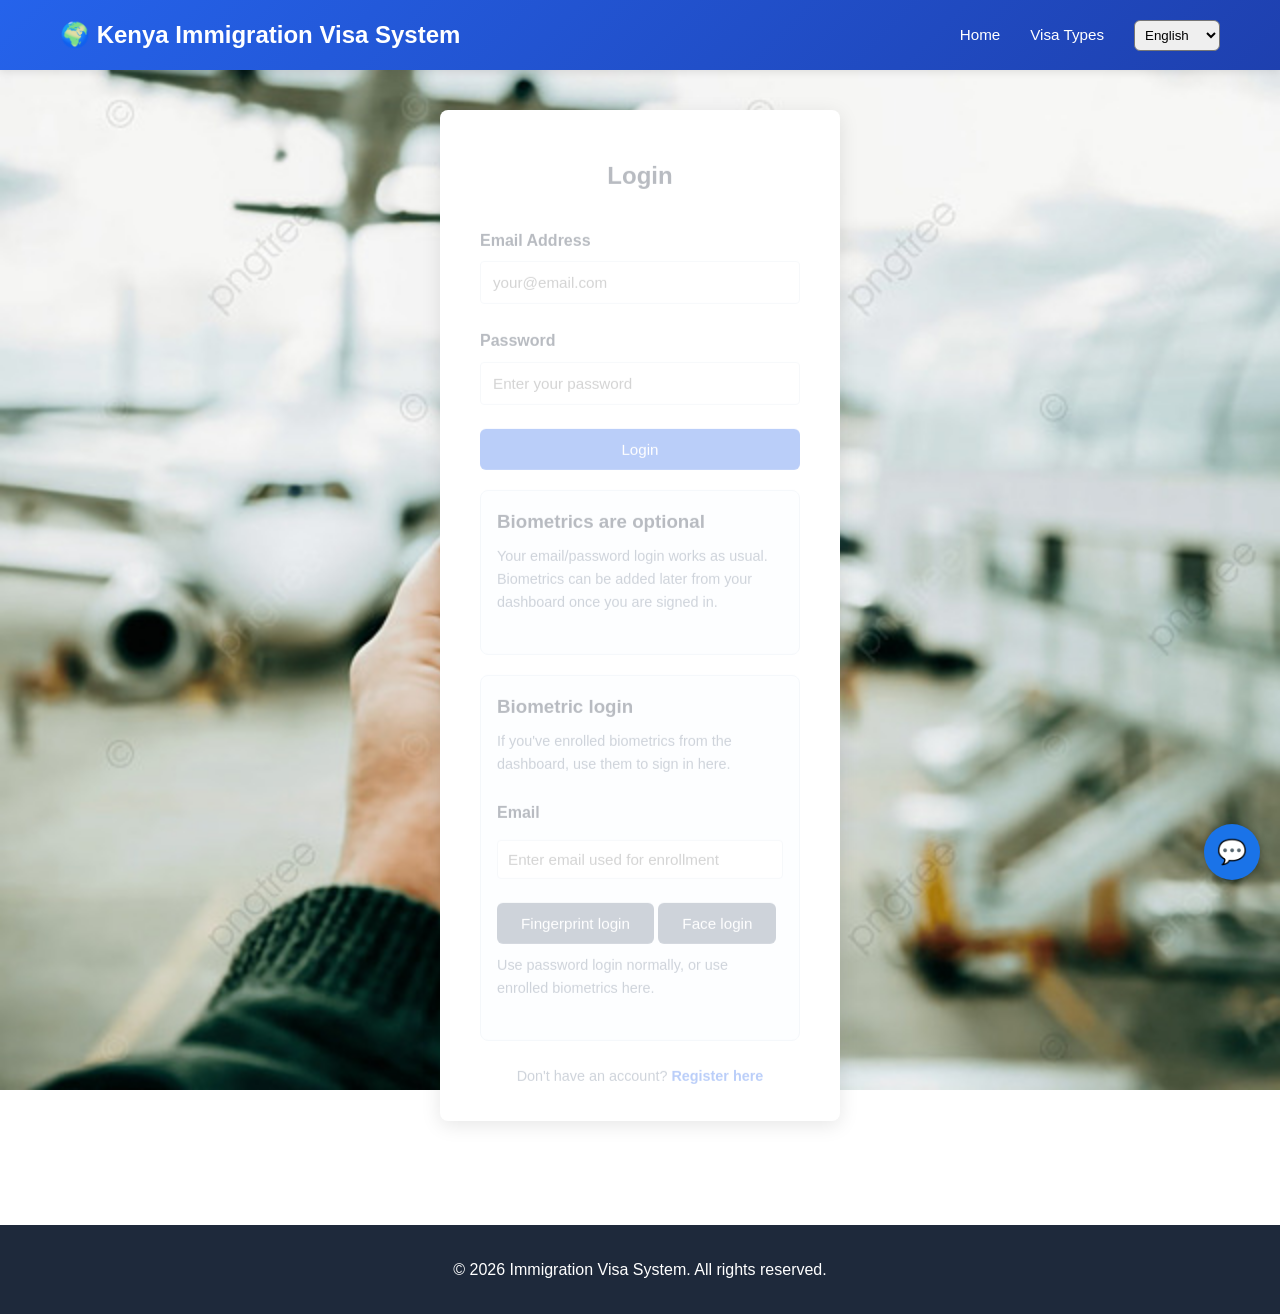
<file: Frontend/admin.html>
<!DOCTYPE html>
<html lang="en">
<head>
    <meta charset="UTF-8">
    <meta name="viewport" content="width=device-width, initial-scale=1.0">
    <title>Officer Dashboard - Immigration Visa System</title>
    <link rel="stylesheet" href="style.css">
</head>
<body>
    <!-- Navigation Bar -->
    <nav class="navbar">
        <div class="container">
            <div class="navbar-brand">
                <h1>🌍 Immigration Visa System — Officer Panel</h1>
            </div>
            <ul class="navbar-menu">
                <li>
                    <select id="lang-switcher" style="padding:6px; border-radius:6px;">
                        <option value="en">English</option>
                        <option value="sw">Kiswahili</option>
                    </select>
                </li>
                <li><a href="#" onclick="handleLogout()" class="btn btn-secondary" data-i18n="nav_logout">Logout</a></li>
            </ul>
        </div>
    </nav>

    <div class="form-container">
        <div class="container">

            <!-- Filter Bar -->
            <div class="form-wrapper" style="margin-bottom: 20px;">
                <h2 data-i18n="admin_title">All Applications</h2>
                <div class="form-group">
                    <label for="status-filter" data-i18n="label_filter_by_status">Filter by Status</label>
                    <select id="status-filter" onchange="loadApplications()">
                        <option value="" data-i18n="status_all">All</option>
                        <option value="Submitted">Submitted</option>
                        <option value="Pending">Pending</option>
                        <option value="More Info">More Info</option>
                        <option value="Approved">Approved</option>
                        <option value="Rejected">Rejected</option>
                    </select>
                </div>
            </div>

            <!-- Applications List -->
            <div id="applications-list"></div>

        </div>
    </div>

    <footer class="footer">
        <div class="container">
            <p>&copy; 2026 Immigration Visa System. All rights reserved.</p>
        </div>
    </footer>

    <script src="i18n.js"></script>
    <script>
        const API_BASE = 'http://127.0.0.1:8000';

        function getToken() {
            return localStorage.getItem('token');
        }

        function authHeaders(extra = {}) {
            return { 'Authorization': `Bearer ${getToken()}`, ...extra };
        }

        function checkOfficerAuth() {
            const token = getToken();
            const userStr = localStorage.getItem('user');
            if (!token || !userStr) {
                window.location.href = 'login.html';
                return;
            }
            const user = JSON.parse(userStr);
            if (user.role !== 'officer' && user.role !== 'admin') {
                alert('Access denied. Officer/Admin access only.');
                window.location.href = 'dashboard.html';
            }
        }

        function handleLogout() {
            localStorage.removeItem('token');
            localStorage.removeItem('user');
            window.location.href = 'login.html';
        }

        async function loadApplications() {
            const status = document.getElementById('status-filter').value;
            const url = status
                ? `${API_BASE}/api/admin/applications?status=${encodeURIComponent(status)}`
                : `${API_BASE}/api/admin/applications`;

            const response = await fetch(url, { headers: authHeaders() });
            if (response.status === 401) {
                handleLogout();
                return;
            }
            if (!response.ok) {
                alert('Failed to load applications');
                return;
            }
            const applications = await response.json();
            renderApplications(applications);
        }

        function renderApplications(applications) {
            const container = document.getElementById('applications-list');

            if (applications.length === 0) {
                container.innerHTML = '<div class="form-wrapper"><p>No applications found.</p></div>';
                return;
            }

            container.innerHTML = applications.map(app => `
                <div class="form-wrapper" style="margin-bottom: 16px;" id="app-card-${app.id}">
                    <div style="display:flex; justify-content:space-between; align-items:center; flex-wrap:wrap;">
                        <div>
                            <h3>${app.applicant_name} — ${app.visa_type_name}</h3>
                            <p>Email: ${app.applicant_email}</p>
                            <p>Submitted: ${app.submitted_at ? new Date(app.submitted_at).toLocaleString() : 'N/A'}</p>
                            <p>Status: <strong>${app.status}</strong></p>
                        </div>
                        <div>
                            <button class="btn btn-secondary" onclick="toggleDocuments(${app.id})">View Documents</button>
                        </div>
                    </div>

                    <div id="docs-${app.id}" style="display:none; margin-top: 16px;">
                        <div id="docs-list-${app.id}">Loading documents...</div>

                        <div class="form-group" style="margin-top: 16px;">
                            <label for="status-select-${app.id}">Update Application Status</label>
                            <select id="status-select-${app.id}">
                                <option value="Submitted" ${app.status === 'Submitted' ? 'selected' : ''}>Submitted</option>
                                <option value="Pending" ${app.status === 'Pending' ? 'selected' : ''}>Pending</option>
                                <option value="More Info" ${app.status === 'More Info' ? 'selected' : ''}>More Info</option>
                                <option value="Approved" ${app.status === 'Approved' ? 'selected' : ''}>Approved</option>
                                <option value="Rejected" ${app.status === 'Rejected' ? 'selected' : ''}>Rejected</option>
                            </select>
                            <button class="btn btn-primary" style="margin-top:8px;" onclick="updateApplicationStatus(${app.id})">Save Status</button>
                        </div>
                    </div>
                </div>
            `).join('');
        }

        async function toggleDocuments(appId) {
            const docsDiv = document.getElementById(`docs-${appId}`);
            const isHidden = docsDiv.style.display === 'none';
            docsDiv.style.display = isHidden ? 'block' : 'none';

            if (isHidden) {
                await loadDocuments(appId);
            }
        }

        async function loadDocuments(appId) {
            const response = await fetch(`${API_BASE}/api/admin/applications/${appId}/documents`, {
                headers: authHeaders()
            });
            const listDiv = document.getElementById(`docs-list-${appId}`);

            if (response.status === 401) {
                handleLogout();
                return;
            }
            if (!response.ok) {
                listDiv.innerHTML = '<p>Failed to load documents.</p>';
                return;
            }

            const documents = await response.json();

            if (documents.length === 0) {
                listDiv.innerHTML = '<p>No documents uploaded yet.</p>';
                return;
            }

            // doc.file_path is no longer sent by the API (documents are only
            // reachable through the authenticated /api/documents/{id}/file
            // route now), so "View File" fetches it with the auth header and
            // opens it as a blob instead of linking straight to a static path.
            listDiv.innerHTML = documents.map(doc => `
                <div class="document-list-item" style="display:flex; justify-content:space-between; align-items:center; padding:10px 0; border-bottom:1px solid #ddd;">
                    <div>
                        <strong>${doc.document_type}</strong>
                        <span style="margin-left:10px; color:${doc.verified ? 'green' : 'orange'};">
                            ${doc.verified ? '✅ Verified' : '⏳ Not Verified'}
                        </span>
                    </div>
                    <div>
                        <button class="btn btn-secondary" style="margin-right:8px;" onclick="viewDocument(${doc.id})">View File</button>
                        <button class="btn btn-primary" onclick="verifyDocument(${doc.id}, true, ${appId})">Approve</button>
                        <button class="btn btn-secondary" onclick="verifyDocument(${doc.id}, false, ${appId})">Reject</button>
                    </div>
                </div>
            `).join('');
        }

        async function viewDocument(docId) {
            try {
                const response = await fetch(`${API_BASE}/api/documents/${docId}/file`, {
                    headers: authHeaders()
                });
                if (response.status === 401) {
                    handleLogout();
                    return;
                }
                if (!response.ok) {
                    alert('Failed to load document');
                    return;
                }
                const blob = await response.blob();
                const url = URL.createObjectURL(blob);
                window.open(url, '_blank');
                // Release the blob URL once the browser has had a chance to load it.
                setTimeout(() => URL.revokeObjectURL(url), 60000);
            } catch (error) {
                console.error('Error viewing document:', error);
                alert('Failed to load document');
            }
        }

        async function verifyDocument(docId, verified, appId) {
            const response = await fetch(`${API_BASE}/api/admin/documents/${docId}/verify`, {
                method: 'PATCH',
                headers: authHeaders({ 'Content-Type': 'application/json' }),
                body: JSON.stringify({ verified })
            });

            if (response.status === 401) {
                handleLogout();
                return;
            }
            if (!response.ok) {
                alert('Failed to update document');
                return;
            }

            await loadDocuments(appId);
        }

        async function updateApplicationStatus(appId) {
            const newStatus = document.getElementById(`status-select-${appId}`).value;

            const response = await fetch(`${API_BASE}/api/admin/applications/${appId}/status`, {
                method: 'PATCH',
                headers: authHeaders({ 'Content-Type': 'application/json' }),
                body: JSON.stringify({ status: newStatus })
            });

            if (response.status === 401) {
                handleLogout();
                return;
            }
            if (!response.ok) {
                alert('Failed to update status');
                return;
            }

            alert('Application status updated to ' + newStatus);
            loadApplications();
        }

        window.addEventListener('load', () => {
            checkOfficerAuth();
            loadApplications();
        });
    </script>
</body>
</html>
</file>
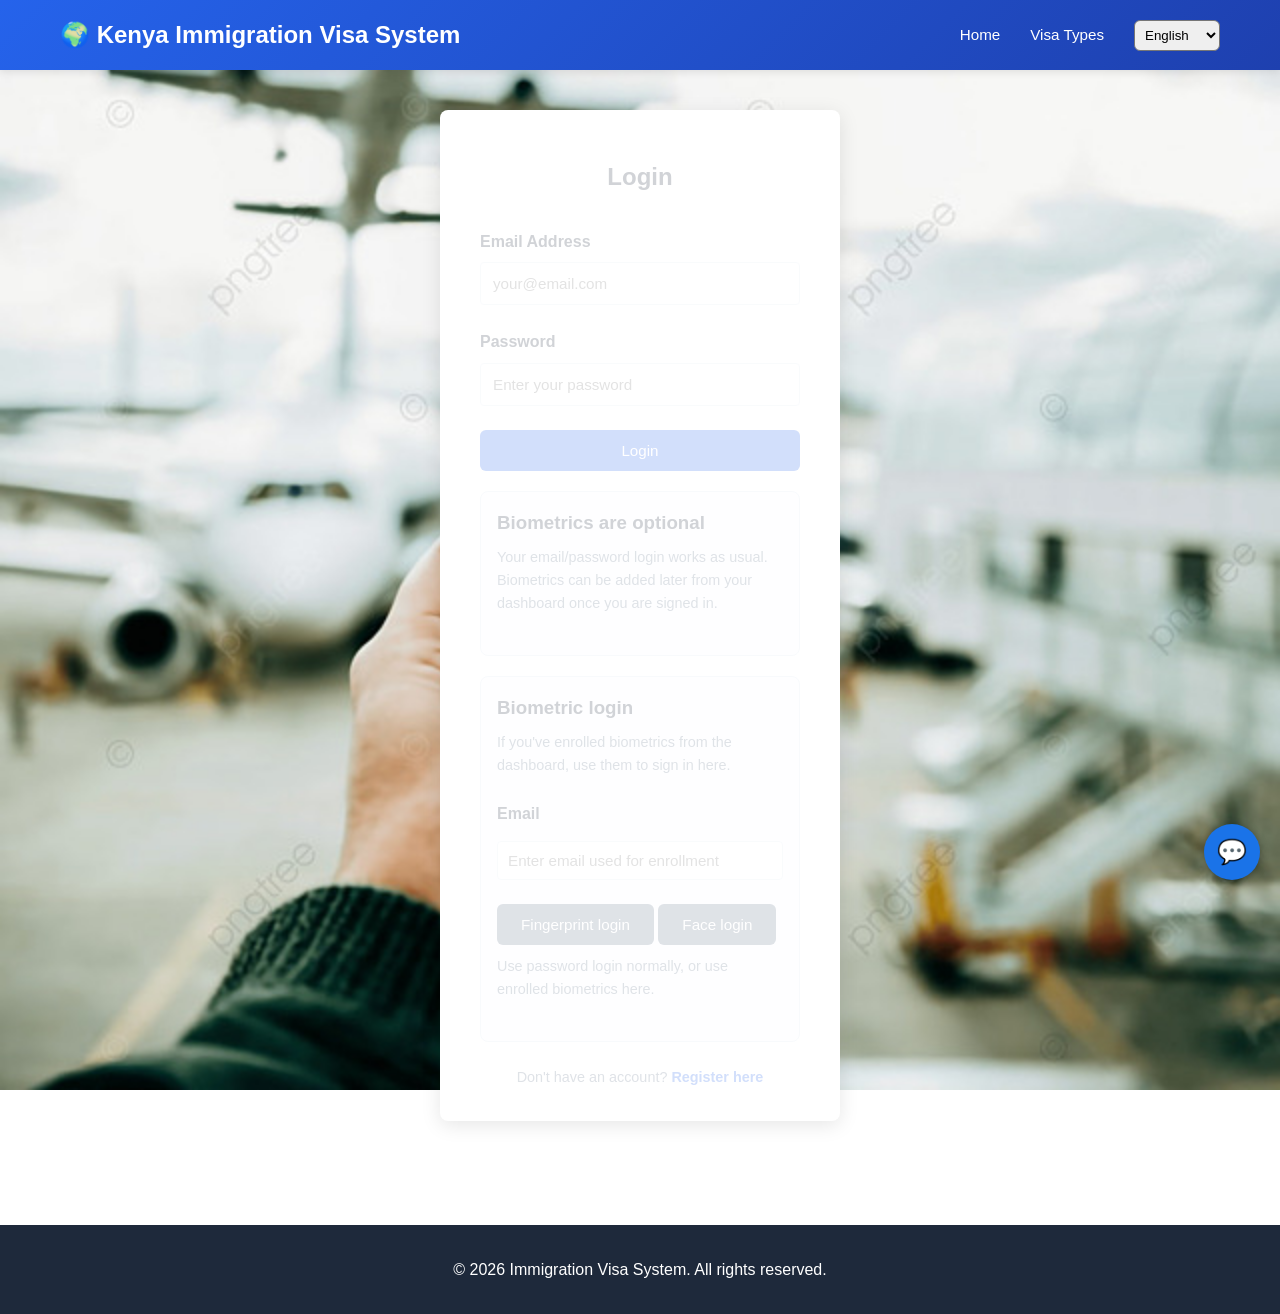
<file: Frontend/apply.html>
<!DOCTYPE html>
<html lang="en">
<head>
    <meta charset="UTF-8">
    <meta name="viewport" content="width=device-width, initial-scale=1.0">
    <title>New Application - Kenya Immigration Visa System</title>
    <link rel="stylesheet" href="style.css">
</head>
<body>
    <!-- Navigation Bar -->
    <nav class="navbar">
        <div class="container">
            <div class="navbar-brand">
                <h1>🌍 Kenya Immigration Visa System</h1>
            </div>
            <ul class="navbar-menu">
                <li><a href="dashboard.html" data-i18n="nav_dashboard">Dashboard</a></li>
                <li><a href="#" onclick="handleLogout()" class="btn btn-secondary" data-i18n="nav_logout">Logout</a></li>
                <li>
                    <select id="lang-switcher" style="padding:6px; border-radius:6px;">
                        <option value="en">English</option>
                        <option value="sw">Kiswahili</option>
                    </select>
                </li>
            </ul>
        </div>
    </nav>

    <!-- Application Form -->
    <div class="form-container">
        <div class="container">
            <div class="form-wrapper">
                <h2 data-i18n="apply_title">Create New Visa Application</h2>
                <form id="application-form" onsubmit="handleApplicationSubmit(event)">

                    <!-- Step 1: Select Visa Type -->
                    <div class="form-section">
                        <h3 data-i18n="step1_title">Step 1: Select Visa Type</h3>
                        <p class="form-help" data-i18n="step1_help">Choose the type of visa you are applying for</p>

                        <div class="form-group">
                            <label for="visa-type" data-i18n="label_visa_type">Visa Type *</label>
                            <select id="visa-type" name="visa_type_id" required onchange="loadVisaRequirements()">
                                <option value="">-- Select Visa Type --</option>
                            </select>
                        </div>
                    </div>

                    <!-- Step 2: Visa Requirements -->
                    <div class="form-section" id="requirements-section" style="display: none;">
                        <h3 data-i18n="step2_title">Step 2: Required Documents</h3>
                        <p class="form-help" data-i18n="step2_help">Please check all required documents you will upload</p>

                        <div id="requirements-list" class="document-list">
                            <!-- Dynamically populated -->
                        </div>
                    </div>

                    <!-- Step 3: Document Upload -->
                    <div class="form-section" id="upload-section" style="display: none;">
                        <h3 data-i18n="step3_title">Step 3: Upload Documents</h3>
                        <p class="form-help" data-i18n="step3_help">Upload supporting documents for your application</p>

                        <div id="upload-fields" class="upload-fields">
                            <!-- Dynamically populated -->
                        </div>
                    </div>

                    <!-- Step 4: Biometric Photo -->
                    <div class="form-section">
                        <h3 data-i18n="step4_title">Step 4: Identity Photo</h3>
                        <p class="form-help" data-i18n="step4_help">Take a clear photo of your face using your camera. This will be attached to your application for identity verification.</p>

                        <div id="biometric-capture">
                            <video id="bc-video" autoplay playsinline width="320" height="240" style="display:none; border-radius:8px; background:#000;"></video>
                            <canvas id="bc-canvas" width="320" height="240" style="display:none;"></canvas>
                            <img id="bc-preview" style="display:none; max-width:320px; border-radius:8px;" />
                            <div style="margin-top:10px;">
                                <button type="button" class="btn btn-secondary" id="bc-start" data-i18n="btn_start_camera">Start Camera</button>
                                <button type="button" class="btn btn-primary" id="bc-capture" disabled data-i18n="btn_capture_photo">Capture Photo</button>
                                <button type="button" class="btn btn-secondary" id="bc-retake" style="display:none;" data-i18n="btn_retake">Retake</button>
                            </div>
                            <p id="bc-status" class="form-help"></p>
                        </div>
                    </div>

                    <!-- Step 5: Review & Submit -->
                    <div class="form-section">
                        <h3 data-i18n="step5_title">Step 5: Review & Submit</h3>
                        <div class="checkbox-group">
                            <label>
                                <input type="checkbox" name="terms" required>
                                <span data-i18n="confirm_accurate">I confirm that all information provided is accurate and true</span>
                            </label>
                            <label>
                                <input type="checkbox" name="privacy" required>
                                <span data-i18n="confirm_privacy">I agree to the Privacy Policy and Terms of Service</span>
                            </label>
                        </div>
                    </div>

                    <!-- Form Actions -->
                    <div class="form-actions">
                        <a href="dashboard.html" class="btn btn-secondary" data-i18n="btn_cancel">Cancel</a>
                        <button type="submit" class="btn btn-primary" id="submit-btn" data-i18n="btn_submit">Submit Application</button>
                    </div>
                </form>
            </div>
        </div>
    </div>

    <!-- Footer -->
    <footer class="footer">
        <div class="container">
            <p>&copy; 2026 Immigration Visa System. All rights reserved.</p>
        </div>
    </footer>

    <script src="i18n.js"></script>
    <script>
        const API_BASE = 'http://127.0.0.1:8000';
        // Must match the backend's ALLOWED_UPLOAD_EXTENSIONS / MAX_UPLOAD_BYTES in main.py
        const ALLOWED_EXTENSIONS = ['.pdf', '.jpg', '.jpeg', '.png'];
        const MAX_UPLOAD_BYTES = 10 * 1024 * 1024; // 10 MB

        let visaTypesData = {};
        let capturedPhotoBlob = null;
        let cameraStream = null;

        function getToken() {
            return localStorage.getItem('token');
        }

        async function fetchVisaTypes() {
            const response = await fetch(`${API_BASE}/api/visa-types`);
            const data = await response.json();
            const select = document.getElementById('visa-type');
            data.forEach(vt => {
                visaTypesData[vt.id] = vt;
                const option = document.createElement('option');
                option.value = vt.id;
                option.textContent = vt.name;
                select.appendChild(option);
            });
        }

        // Check authentication
        function checkAuth() {
            const token = getToken();
            if (!token) {
                window.location.href = 'login.html';
                return;
            }
        }

        // Load visa requirements
        function loadVisaRequirements() {
            const visaTypeId = document.getElementById('visa-type').value;
            if (!visaTypeId) {
                document.getElementById('requirements-section').style.display = 'none';
                document.getElementById('upload-section').style.display = 'none';
                return;
            }

            const requirements = visaTypesData[visaTypeId].required_documents;
            document.getElementById('requirements-section').style.display = 'block';
            document.getElementById('upload-section').style.display = 'block';

            // Populate requirements checklist
            const requirementsList = document.getElementById('requirements-list');
            requirementsList.innerHTML = requirements.map(doc => `
                <label class="checkbox-item">
                    <input type="checkbox" class="doc-requirement" value="${doc}" checked disabled>
                    <span>${doc}</span>
                </label>
            `).join('');

            // Populate upload fields
            const uploadFields = document.getElementById('upload-fields');
            uploadFields.innerHTML = requirements.map((doc, idx) => `
                <div class="form-group">
                    <label for="doc-${idx}">${doc} *</label>
                    <input type="file" id="doc-${idx}" name="document_${idx}" required accept=".pdf,.jpg,.jpeg,.png">
                    <small>Supported: PDF, JPG, PNG (Max 10MB)</small>
                </div>
            `).join('');
        }

        function validateFiles(fileInputs) {
            for (const input of fileInputs) {
                const file = input.files[0];
                if (!file) continue;
                const ext = '.' + file.name.split('.').pop().toLowerCase();
                if (!ALLOWED_EXTENSIONS.includes(ext)) {
                    alert(`"${file.name}" is not a supported file type. Please upload PDF, JPG, or PNG files.`);
                    return false;
                }
                if (file.size > MAX_UPLOAD_BYTES) {
                    alert(`"${file.name}" is larger than 10MB. Please choose a smaller file.`);
                    return false;
                }
            }
            return true;
        }

        // --- Biometric photo capture ---
        function initBiometricCapture() {
            const video = document.getElementById('bc-video');
            const canvas = document.getElementById('bc-canvas');
            const preview = document.getElementById('bc-preview');
            const startBtn = document.getElementById('bc-start');
            const captureBtn = document.getElementById('bc-capture');
            const retakeBtn = document.getElementById('bc-retake');
            const status = document.getElementById('bc-status');

            startBtn.addEventListener('click', async () => {
                try {
                    cameraStream = await navigator.mediaDevices.getUserMedia({ video: true });
                    video.srcObject = cameraStream;
                    video.style.display = 'block';
                    preview.style.display = 'none';
                    captureBtn.disabled = false;
                    startBtn.disabled = true;
                    status.textContent = 'Camera ready. Position your face in frame and click Capture.';
                } catch (err) {
                    status.textContent = 'Could not access camera: ' + err.message;
                }
            });

            captureBtn.addEventListener('click', () => {
                const ctx = canvas.getContext('2d');
                ctx.drawImage(video, 0, 0, canvas.width, canvas.height);
                canvas.toBlob((blob) => {
                    capturedPhotoBlob = blob;
                    preview.src = URL.createObjectURL(blob);
                    preview.style.display = 'block';
                    video.style.display = 'none';
                    captureBtn.style.display = 'none';
                    retakeBtn.style.display = 'inline-block';
                    status.textContent = 'Photo captured. You can retake it or continue to submit.';
                    if (cameraStream) {
                        cameraStream.getTracks().forEach(t => t.stop());
                    }
                }, 'image/jpeg', 0.9);
            });

            retakeBtn.addEventListener('click', () => {
                capturedPhotoBlob = null;
                preview.style.display = 'none';
                captureBtn.style.display = 'inline-block';
                captureBtn.disabled = true;
                retakeBtn.style.display = 'none';
                startBtn.disabled = false;
                status.textContent = 'Click Start Camera to retake your photo.';
            });
        }

        async function uploadBiometricPhoto(applicationId, token) {
            if (!capturedPhotoBlob) return; // photo is optional; skip silently if not captured
            const formData = new FormData();
            formData.append('photo', capturedPhotoBlob, 'photo.jpg');
            const res = await fetch(`${API_BASE}/api/applications/${applicationId}/biometrics/photo`, {
                method: 'POST',
                headers: { 'Authorization': `Bearer ${token}` },
                body: formData
            });
            if (!res.ok) {
                const err = await res.json().catch(() => ({}));
                console.error('Photo upload failed:', err.detail || res.status);
            }
        }

        async function handleApplicationSubmit(event) {
            event.preventDefault();

            const token = getToken();
            const visaTypeId = document.getElementById('visa-type').value;

            if (!visaTypeId) {
                alert('Please select a visa type');
                return;
            }

            const uploadFields = document.getElementById('upload-fields');
            const fileInputs = Array.from(uploadFields.querySelectorAll('input[type="file"]'));

            if (!validateFiles(fileInputs)) {
                return;
            }

            const submitBtn = document.getElementById('submit-btn');
            submitBtn.disabled = true;
            submitBtn.textContent = 'Submitting...';

            try {
                const appResponse = await fetch(`${API_BASE}/api/applications?visa_type_id=${visaTypeId}`, {
                    method: 'POST',
                    headers: {
                        'Authorization': `Bearer ${token}`
                    }
                });
                if (appResponse.status === 401) {
                    handleLogout();
                    return;
                }
                if (!appResponse.ok) {
                    const errData = await appResponse.json();
                    throw new Error(errData.detail || 'Error creating application');
                }
                const appData = await appResponse.json();

                const requirements = visaTypesData[visaTypeId].required_documents;

                for (let idx = 0; idx < fileInputs.length; idx++) {
                    const input = fileInputs[idx];
                    if (input.files.length > 0) {
                        const docFormData = new FormData();
                        docFormData.append('file', input.files[0]);
                        const uploadResponse = await fetch(
                            `${API_BASE}/api/applications/${appData.id}/documents?document_type=${encodeURIComponent(requirements[idx])}`,
                            {
                                method: 'POST',
                                headers: {
                                    'Authorization': `Bearer ${token}`
                                },
                                body: docFormData
                            }
                        );
                        if (!uploadResponse.ok) {
                            const errData = await uploadResponse.json().catch(() => ({}));
                            throw new Error(errData.detail || `Failed to upload "${requirements[idx]}"`);
                        }
                    }
                }

                await uploadBiometricPhoto(appData.id, token);

                alert('Application submitted successfully!');
                window.location.href = 'dashboard.html';
            } catch (error) {
                console.error('Error:', error);
                alert('Error submitting application: ' + error.message);
            } finally {
                submitBtn.disabled = false;
                submitBtn.textContent = 'Submit Application';
            }
        }

        function handleLogout() {
            localStorage.removeItem('token');
            localStorage.removeItem('user');
            window.location.href = 'login.html';
        }

        // Initialize on page load
        window.addEventListener('load', () => {
            checkAuth();
            fetchVisaTypes();
            initBiometricCapture();
        });
    </script>

    <!-- Chatbot widget -->
    <script src="chatbot.js"></script>
</body>
</html>
</file>
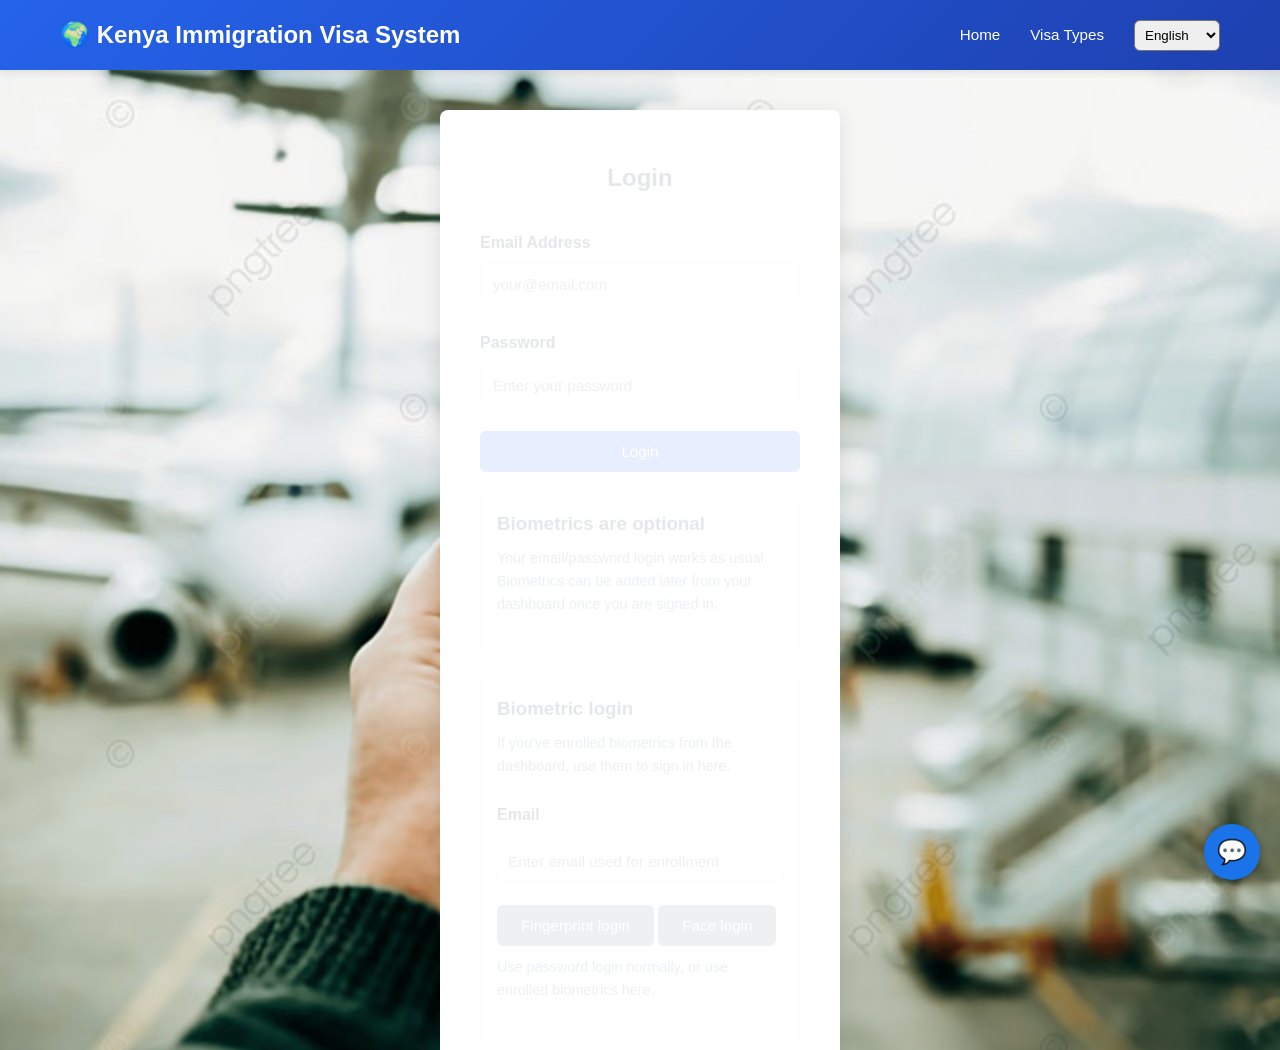
<file: Frontend/biometrics.html>
<!DOCTYPE html>
<html lang="en">
<head>
    <meta charset="UTF-8">
    <meta name="viewport" content="width=device-width, initial-scale=1.0">
    <title>Biometric Enrollment - Immigration Visa System</title>
    <link rel="stylesheet" href="style.css">
</head>
<body class="page-biometrics">
    <nav class="navbar">
        <div class="container">
            <div class="navbar-brand">
                <h1>🌍 Kenya Immigration Visa System</h1>
            </div>
            <ul class="navbar-menu">
                <li><a href="dashboard.html">Dashboard</a></li>
                <li><a href="#" onclick="handleLogout()" class="btn btn-secondary">Logout</a></li>
            </ul>
        </div>
    </nav>

    <div class="dashboard-container">
        <div class="container">
            <h2>Biometric Enrollment</h2>
            <p>Enroll fingerprint or face biometrics to use biometric login on the sign-in page.</p>

            <div class="biometric-card">
                <h3>Fingerprint Enrollment</h3>
                <p>Enroll your device fingerprint to allow passwordless login later.</p>
                <button type="button" class="btn btn-primary" id="enroll-fingerprint">Enroll Fingerprint</button>
                <p id="fingerprint-status" class="form-help" style="margin-top: 12px;">Requires a device with WebAuthn fingerprint support.</p>
            </div>

            <div class="biometric-card" style="margin-top: 24px;">
                <h3>Face Enrollment</h3>
                <p>Capture a live photo for face-based login.</p>
                <button type="button" class="btn btn-primary" id="start-face">Start Camera</button>
                <button type="button" class="btn btn-secondary" id="capture-face" style="display:none; margin-left: 12px;">Capture Photo</button>
                <button type="button" class="btn btn-secondary" id="retake-face" style="display:none; margin-left: 12px;">Retake</button>
                <div style="margin-top:16px;">
                    <video id="face-video" autoplay playsinline width="320" height="240" style="display:none; border-radius:8px; background:#000;"></video>
                    <img id="face-preview" src="" alt="Face preview" style="display:none; width:320px; height:240px; border-radius:8px; object-fit:cover; margin-top:12px;" />
                    <canvas id="face-canvas" width="320" height="240" style="display:none;"></canvas>
                </div>
                <p id="face-status" class="form-help" style="margin-top: 12px;">Your biometric data stays with this application.</p>
            </div>
        </div>
    </div>

    <footer class="footer">
        <div class="container">
            <p>&copy; 2026 Immigration Visa System. All rights reserved.</p>
        </div>
    </footer>

    <script>
        const API_BASE = (window.location.hostname === "127.0.0.1" || window.location.hostname === "localhost")
            ? "http://127.0.0.1:8000"
            : "";

        function getToken() {
            return localStorage.getItem('token');
        }

        function getUser() {
            return JSON.parse(localStorage.getItem('user') || '{}');
        }

        function handleLogout() {
            localStorage.removeItem('token');
            localStorage.removeItem('user');
            window.location.href = 'login.html';
        }

        function requireAuth() {
            const token = getToken();
            if (!token) {
                window.location.href = 'login.html';
                return null;
            }
            return token;
        }

        async function enrollFingerprint() {
            const status = document.getElementById('fingerprint-status');
            const user = getUser();
            const token = getToken();
            if (!token || !user.id) {
                window.location.href = 'login.html';
                return;
            }

            if (!window.PublicKeyCredential || !navigator.credentials || !navigator.credentials.create) {
                status.textContent = 'Fingerprint enrollment is not supported in this browser.';
                return;
            }

            try {
                status.textContent = 'Starting fingerprint enrollment...';
                const startRes = await fetch(`${API_BASE}/api/users/${user.id}/biometrics/fingerprint/register/start`, {
                    method: 'POST',
                    headers: { 'Authorization': `Bearer ${token}` }
                });
                if (!startRes.ok) {
                    const err = await startRes.json().catch(() => ({}));
                    throw new Error(err.detail || 'Unable to start fingerprint enrollment');
                }
                const { publicKey } = await startRes.json();
                publicKey.challenge = base64urlToBuffer(publicKey.challenge);
                if (typeof publicKey.user?.id === 'string') {
                    publicKey.user.id = base64urlToBuffer(publicKey.user.id);
                }
                const cred = await navigator.credentials.create({ publicKey });
                const credentialJSON = credentialToJSON(cred, true);
                const finishRes = await fetch(`${API_BASE}/api/users/${user.id}/biometrics/fingerprint/register/finish`, {
                    method: 'POST',
                    headers: { 'Content-Type': 'application/json', 'Authorization': `Bearer ${token}` },
                    body: JSON.stringify({ credential: credentialJSON })
                });
                if (!finishRes.ok) {
                    const err = await finishRes.json().catch(() => ({}));
                    throw new Error(err.detail || 'Fingerprint enrollment failed');
                }
                status.textContent = 'Fingerprint enrolled successfully! You can now use fingerprint login on the sign-in page.';
            } catch (err) {
                status.textContent = 'Fingerprint enrollment error: ' + err.message;
            }
        }

        function bufferToBase64url(buffer) {
            const bytes = new Uint8Array(buffer);
            let str = '';
            for (const b of bytes) str += String.fromCharCode(b);
            return btoa(str).replace(/\+/g, '-').replace(/\//g, '_').replace(/=+$/, '');
        }

        function base64urlToBuffer(base64url) {
            const padded = base64url.replace(/-/g, '+').replace(/_/g, '/').padEnd(
                base64url.length + ((4 - (base64url.length % 4)) % 4), '='
            );
            const raw = atob(padded);
            const buffer = new ArrayBuffer(raw.length);
            const bytes = new Uint8Array(buffer);
            for (let i = 0; i < raw.length; i++) bytes[i] = raw.charCodeAt(i);
            return buffer;
        }

        function credentialToJSON(cred, isRegistration = false) {
            const base = { id: cred.id, rawId: bufferToBase64url(cred.rawId), type: cred.type };
            if (cred.response) {
                base.response = {
                    clientDataJSON: bufferToBase64url(cred.response.clientDataJSON)
                };
                if (isRegistration) {
                    base.response.attestationObject = bufferToBase64url(cred.response.attestationObject);
                } else {
                    base.response.authenticatorData = bufferToBase64url(cred.response.authenticatorData);
                    base.response.signature = bufferToBase64url(cred.response.signature);
                    base.response.userHandle = cred.response.userHandle ? bufferToBase64url(cred.response.userHandle) : null;
                }
            }
            return base;
        }

        async function uploadFaceBiometric(action, blob) {
            const status = document.getElementById('face-status');
            const user = getUser();
            const token = getToken();
            if (!token || !user.id) {
                window.location.href = 'login.html';
                return;
            }
            if (!blob) {
                status.textContent = 'Capture a photo first.';
                return;
            }
            const formData = new FormData();
            formData.append('photo', blob, 'face.jpg');
            const response = await fetch(`${API_BASE}/api/users/${user.id}/biometrics/face/register`, {
                method: 'POST',
                headers: { 'Authorization': `Bearer ${token}` },
                body: formData
            });
            if (!response.ok) {
                const err = await response.json().catch(() => ({}));
                throw new Error(err.detail || 'Face enrollment failed');
            }
            return response.json();
        }

        function handleCameraError(err) {
            document.getElementById('face-status').textContent = 'Camera error: ' + err.message;
        }

        async function startFaceCamera() {
            const status = document.getElementById('face-status');
            const video = document.getElementById('face-video');
            const captureBtn = document.getElementById('capture-face');
            const retakeBtn = document.getElementById('retake-face');
            const preview = document.getElementById('face-preview');

            try {
                const stream = await navigator.mediaDevices.getUserMedia({ video: { facingMode: 'user' } });
                video.srcObject = stream;
                video.style.display = 'block';
                preview.style.display = 'none';
                captureBtn.style.display = 'inline-block';
                retakeBtn.style.display = 'none';
                status.textContent = 'Camera ready. Click capture to take your photo.';
            } catch (err) {
                handleCameraError(err);
            }
        }

        async function captureFacePhoto() {
            const status = document.getElementById('face-status');
            const video = document.getElementById('face-video');
            const canvas = document.getElementById('face-canvas');
            const preview = document.getElementById('face-preview');
            const captureBtn = document.getElementById('capture-face');
            const retakeBtn = document.getElementById('retake-face');
            const stream = video.srcObject;
            if (!stream) {
                status.textContent = 'Camera is not started yet.';
                return;
            }

            const ctx = canvas.getContext('2d');
            ctx.drawImage(video, 0, 0, canvas.width, canvas.height);
            const blob = await new Promise(resolve => canvas.toBlob(resolve, 'image/jpeg', 0.9));
            if (!blob) {
                status.textContent = 'Unable to capture image. Please try again.';
                return;
            }

            preview.src = URL.createObjectURL(blob);
            preview.style.display = 'block';
            video.style.display = 'none';
            captureBtn.style.display = 'none';
            retakeBtn.style.display = 'inline-block';

            try {
                await uploadFaceBiometric('register', blob);
                status.textContent = 'Face enrolled successfully! You can now use face login on the sign-in page.';
            } catch (err) {
                status.textContent = 'Face enrollment failed: ' + err.message;
            }
        }

        function resetFaceCamera() {
            document.getElementById('face-status').textContent = 'Ready to start the camera again.';
            document.getElementById('face-video').style.display = 'none';
            document.getElementById('face-preview').style.display = 'none';
            document.getElementById('capture-face').style.display = 'none';
            document.getElementById('retake-face').style.display = 'none';
            document.getElementById('face-video').srcObject = null;
        }

        window.addEventListener('load', () => {
            const token = requireAuth();
            if (!token) return;
            const user = getUser();
            if (user.full_name) {
                document.title = `Biometric Enrollment - ${user.full_name}`;
            }
            document.getElementById('enroll-fingerprint').addEventListener('click', enrollFingerprint);
            document.getElementById('start-face').addEventListener('click', startFaceCamera);
            document.getElementById('capture-face').addEventListener('click', captureFacePhoto);
            document.getElementById('retake-face').addEventListener('click', resetFaceCamera);
        });
    </script>
</body>
</html>
</file>
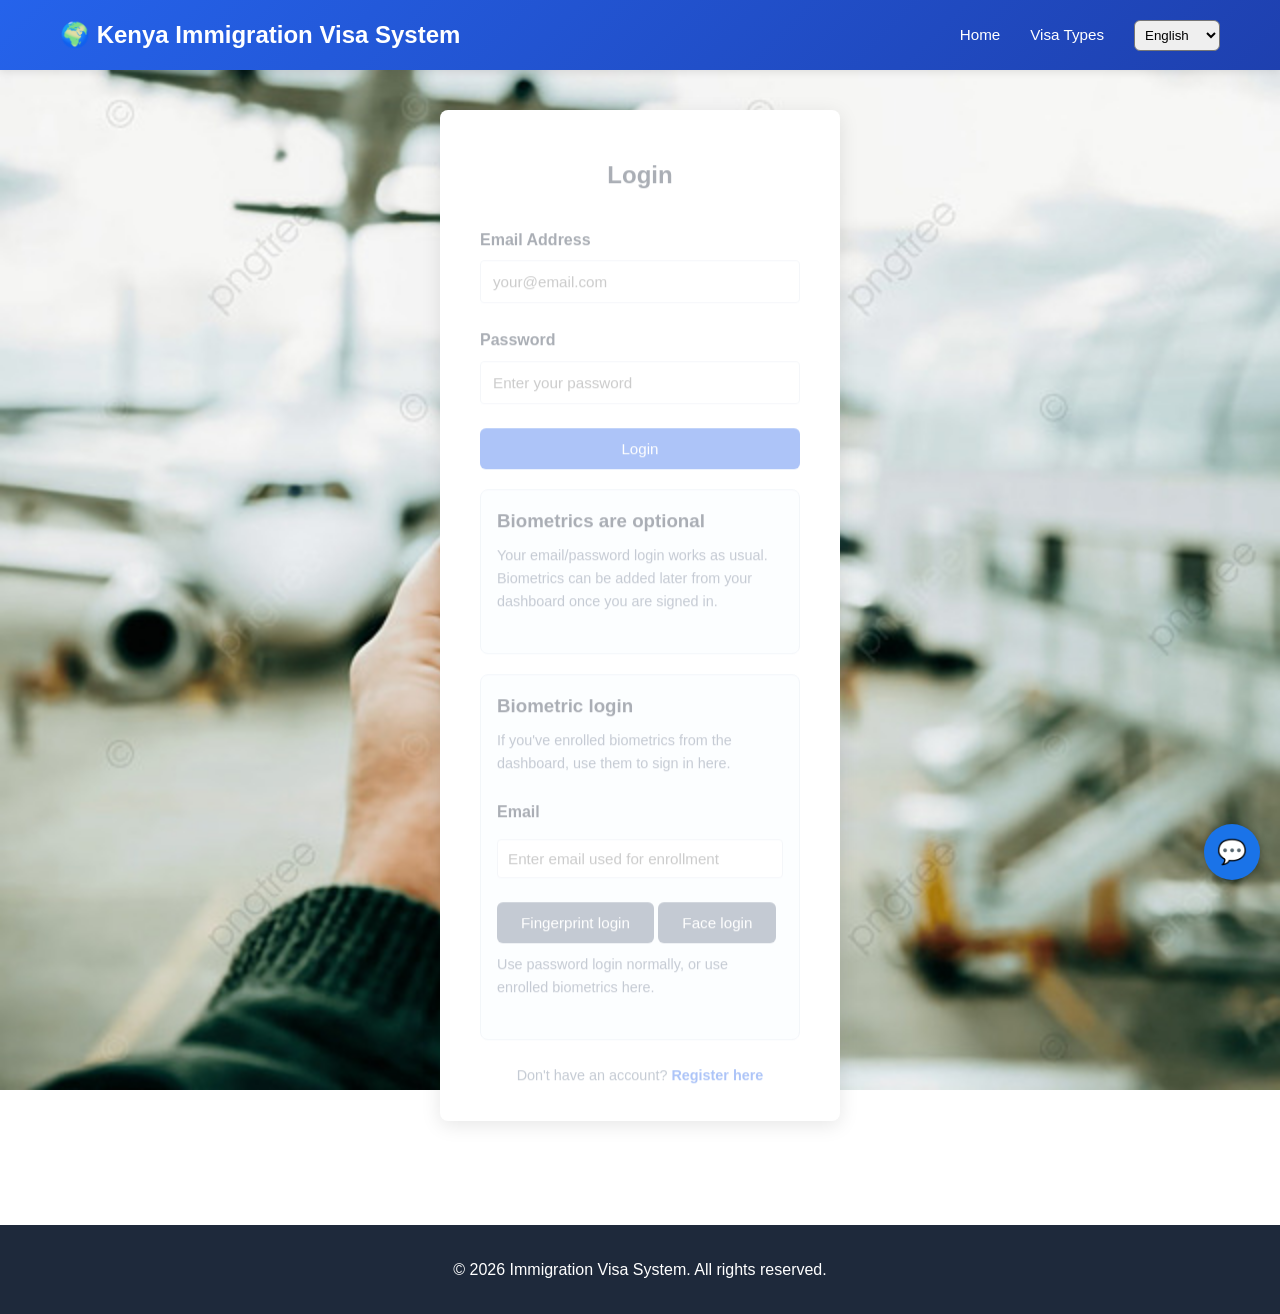
<file: Frontend/dashboard.html>
<!DOCTYPE html>
<html lang="en">
<head>
    <meta charset="UTF-8">
    <meta name="viewport" content="width=device-width, initial-scale=1.0">
    <title>Dashboard - Immigration Visa System</title>
    <link rel="stylesheet" href="style.css">
</head>
<body class="page-dashboard">
    <!-- Navigation Bar -->
    <nav class="navbar">
        <div class="container">
            <div class="navbar-brand">
                <h1>🌍 Kenya Immigration Visa System</h1>
            </div>
            <ul class="navbar-menu" id="navbar-menu">
                <li id="user-name" data-i18n="welcome_user">Welcome, User</li>
                <li><a href="apply.html" class="btn btn-primary" data-i18n="nav_new_application">New Application</a></li>
                <li><a href="biometrics.html" class="btn btn-secondary" data-i18n="nav_biometrics">Biometrics</a></li>
                <li><a href="#" onclick="handleLogout()" class="btn btn-secondary" data-i18n="nav_logout">Logout</a></li>
                <li>
                    <select id="lang-switcher" style="padding:6px; border-radius:6px;">
                        <option value="en">English</option>
                        <option value="sw">Kiswahili</option>
                    </select>
                </li>
            </ul>
        </div>
    </nav>

    <!-- Dashboard Content -->
    <div class="dashboard-container">
        <div class="container">
            <h2 data-i18n="dashboard_title">Your Applications</h2>

            <!-- Quick Stats -->
            <div class="stats-grid">
                <div class="stat-card">
                    <h3 data-i18n="stat_total">Total Applications</h3>
                    <p class="stat-number" id="total-apps">0</p>
                </div>
                <div class="stat-card">
                    <h3 data-i18n="stat_pending">Pending</h3>
                    <p class="stat-number pending" id="pending-apps">0</p>
                </div>
                <div class="stat-card">
                    <h3 data-i18n="stat_approved">Approved</h3>
                    <p class="stat-number approved" id="approved-apps">0</p>
                </div>
                <div class="stat-card">
                    <h3 data-i18n="stat_rejected">Rejected</h3>
                    <p class="stat-number rejected" id="rejected-apps">0</p>
                </div>
            </div>

            <!-- Biometric Enrollment Shortcut -->
            <div class="enrollment-section" style="margin-top: 24px; padding: 20px; border: 1px solid #dce6f0; border-radius: 10px; background: #f8fbff;">
                <div class="section-header" style="display:flex; align-items:center; justify-content:space-between; gap: 12px;">
                    <div>
                        <h3 data-i18n="biometric_enrollment_title">Biometric Enrollment</h3>
                        <p data-i18n="biometric_enrollment_desc" style="margin: 8px 0 0; color: #555;">Enroll fingerprint or face biometrics from the dashboard for quicker login later.</p>
                    </div>
                    <a href="biometrics.html" class="btn btn-secondary" data-i18n="btn_open_biometrics">Open Biometrics</a>
                </div>
            </div>

            <!-- Applications Table -->
            <div class="applications-section">
                <div class="section-header">
                    <h3 data-i18n="applications_title">Your Visa Applications</h3>
                    <a href="apply.html" class="btn btn-primary" data-i18n="btn_start_new">Start New Application</a>
                </div>

                <table class="applications-table">
                    <thead>
                        <tr>
                            <th data-i18n="th_app_id">Application ID</th>
                            <th data-i18n="th_visa_type">Visa Type</th>
                            <th data-i18n="th_status">Status</th>
                            <th data-i18n="th_submitted">Submitted Date</th>
                            <th data-i18n="th_actions">Actions</th>
                        </tr>
                    </thead>
                    <tbody id="applications-body">
                        <tr>
                            <td colspan="5" class="text-center">Loading applications...</td>
                        </tr>
                    </tbody>
                </table>
            </div>
        </div>
    </div>

    <!-- Footer -->
    <footer class="footer">
        <div class="container">
            <p>&copy; 2026 Immigration Visa System. All rights reserved.</p>
        </div>
    </footer>

    <script src="i18n.js"></script>
    <script>
        const API_BASE = 'http://127.0.0.1:8000';

        function getToken() {
            return localStorage.getItem('token');
        }

        function checkAuth() {
            const token = getToken();
            if (!token) {
                window.location.href = 'login.html';
                return;
            }
        }

        function loadUserData() {
            const user = JSON.parse(localStorage.getItem('user') || '{}');
            const welcomeText = I18N.t('welcome_user').replace('{name}', user.full_name || I18N.t('user_default'));
            document.getElementById('user-name').textContent = welcomeText;

            if (user.role === 'officer' || user.role === 'admin') {
                const navMenu = document.getElementById('navbar-menu');
                const adminItem = document.createElement('li');
                adminItem.innerHTML = `<a href="admin.html" class="btn btn-primary" data-i18n="nav_admin_panel">${I18N.t('nav_admin_panel')}</a>`;
                navMenu.insertBefore(adminItem, navMenu.firstChild.nextSibling);
            }
        }

        function loadApplications() {
            const token = getToken();

            fetch(`${API_BASE}/api/applications`, {
                method: 'GET',
                headers: {
                    'Content-Type': 'application/json',
                    'Authorization': `Bearer ${token}`
                }
            })
            .then(response => {
                if (response.status === 401) {
                    handleLogout();
                    throw new Error('Session expired. Please log in again.');
                }
                if (!response.ok) {
                    return response.json().then(errData => {
                        throw new Error(errData.detail || `Failed to load applications (status ${response.status})`);
                    });
                }
                return response.json();
            })
            .then(data => {
                displayApplications(data.applications || []);
                updateStats(data.applications || []);
            })
            .catch(error => {
                console.error(I18N.t('error_loading_applications'), error);
                document.getElementById('applications-body').innerHTML =
                    `<tr><td colspan="5" class="text-center">${I18N.t('error_loading_applications')} ${error.message}</td></tr>`;
            });
        }

        function translateStatus(status) {
            const key = `status_${status.toLowerCase().replace(/\s+/g, '_')}`;
            return I18N.t(key) || status;
        }

        function displayApplications(applications) {
            const tbody = document.getElementById('applications-body');

            if (applications.length === 0) {
                tbody.innerHTML = `<tr><td colspan="5" class="text-center">${I18N.t('no_applications_yet')} <a href="apply.html">${I18N.t('btn_start_new')}</a></td></tr>`;
                return;
            }

            tbody.innerHTML = applications.map(app => `
                <tr>
                    <td>#${app.id}</td>
                    <td>${app.visa_type_name || I18N.t('status_unknown')}</td>
                    <td><span class="status-badge status-${app.status.toLowerCase().replace(/\s+/g, '-')}">${translateStatus(app.status)}</span></td>
                    <td>${app.submitted_at ? new Date(app.submitted_at).toLocaleDateString() : I18N.t('not_applicable')}</td>
                    <td>
                        <a href="status.html?id=${app.id}" class="btn btn-small" data-i18n="btn_view">${I18N.t('btn_view')}</a>
                    </td>
                </tr>
            `).join('');
        }

        function updateStats(applications) {
            const total = applications.length;
            const pending = applications.filter(a => a.status === 'Submitted' || a.status === 'Pending').length;
            const approved = applications.filter(a => a.status === 'Approved').length;
            const rejected = applications.filter(a => a.status === 'Rejected').length;

            document.getElementById('total-apps').textContent = total;
            document.getElementById('pending-apps').textContent = pending;
            document.getElementById('approved-apps').textContent = approved;
            document.getElementById('rejected-apps').textContent = rejected;
        }

        function handleLogout() {
            localStorage.removeItem('token');
            localStorage.removeItem('user');
            window.location.href = 'login.html';
        }

        // --- Fingerprint (WebAuthn) ---
        function bufferToBase64url(buffer) {
            const bytes = new Uint8Array(buffer);
            let str = '';
            for (const b of bytes) str += String.fromCharCode(b);
            return btoa(str).replace(/\+/g, '-').replace(/\//g, '_').replace(/=+$/, '');
        }

        function base64urlToBuffer(base64url) {
            const padded = base64url.replace(/-/g, '+').replace(/_/g, '/').padEnd(
                base64url.length + ((4 - (base64url.length % 4)) % 4), '='
            );
            const raw = atob(padded);
            const buffer = new ArrayBuffer(raw.length);
            const bytes = new Uint8Array(buffer);
            for (let i = 0; i < raw.length; i++) bytes[i] = raw.charCodeAt(i);
            return buffer;
        }

        function credentialToJSON(cred, isRegistration) {
            const base = { id: cred.id, rawId: bufferToBase64url(cred.rawId), type: cred.type };
            if (isRegistration) {
                base.response = {
                    attestationObject: bufferToBase64url(cred.response.attestationObject),
                    clientDataJSON: bufferToBase64url(cred.response.clientDataJSON)
                };
            } else {
                base.response = {
                    authenticatorData: bufferToBase64url(cred.response.authenticatorData),
                    clientDataJSON: bufferToBase64url(cred.response.clientDataJSON),
                    signature: bufferToBase64url(cred.response.signature),
                    userHandle: cred.response.userHandle ? bufferToBase64url(cred.response.userHandle) : null
                };
            }
            return base;
        }

        function initFingerprintWidget() {
            const widget = document.getElementById('fp-widget');
            if (!widget) {
                return;
            }
        }

        // Initialize on page load
        window.addEventListener('load', () => {
            checkAuth();
            loadUserData();
            loadApplications();
            initFingerprintWidget();
        });

        // Auto-refresh every 30 seconds
        setInterval(loadApplications, 30000);
    </script>

    <!-- Chatbot widget -->
    <script src="chatbot.js"></script>
</body>
</html>
</file>
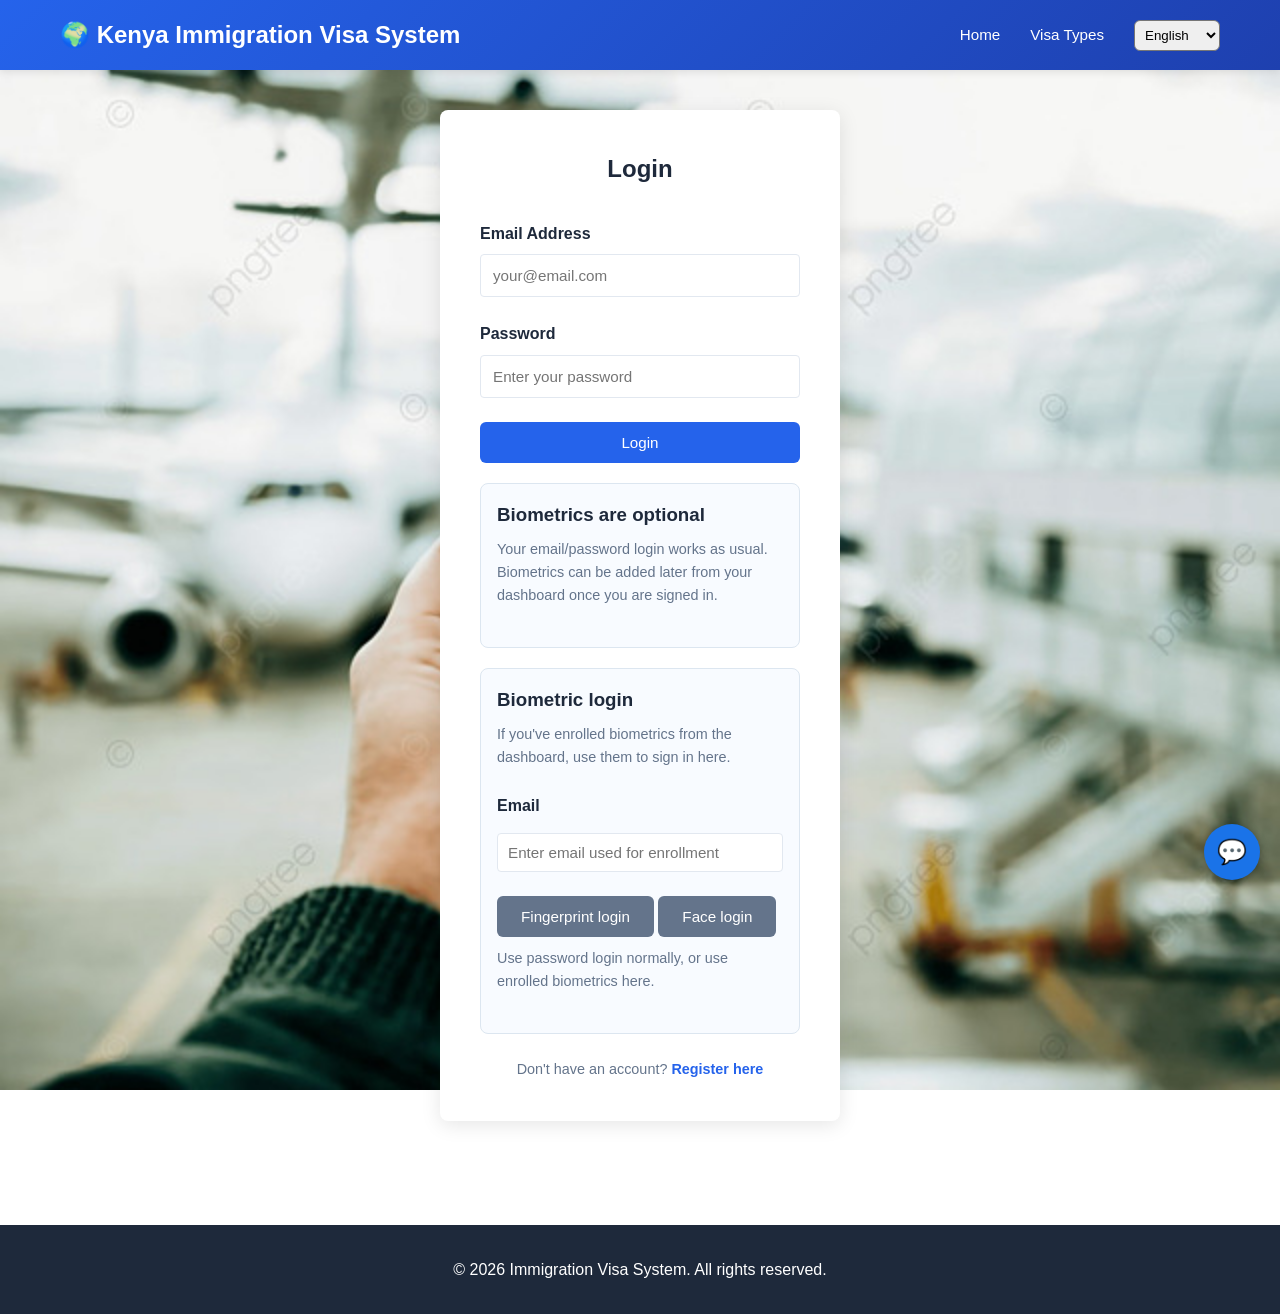
<file: Frontend/login.html>
<!DOCTYPE html>
<html lang="en">
<head>
    <meta charset="UTF-8">
    <meta name="viewport" content="width=device-width, initial-scale=1.0">
    <title>Login / Register - Kenya Immigration Visa System</title>
    <link rel="stylesheet" href="style.css">
</head>
<body class="page-login">
    <!-- Navigation Bar -->
    <nav class="navbar">
        <div class="container">
            <div class="navbar-brand">
                <h1>🌍 Kenya Immigration Visa System</h1>
            </div>
            <ul class="navbar-menu">
                <li><a href="index.html" data-i18n="nav_home">Home</a></li>
                <li><a href="index.html#visa-types" data-i18n="nav_visa_types">Visa Types</a></li>
                <li>
                    <select id="lang-switcher" style="padding:6px; border-radius:6px;">
                        <option value="en">English</option>
                        <option value="sw">Kiswahili</option>
                    </select>
                </li>
            </ul>
        </div>
    </nav>

    <!-- Auth Container -->
    <div class="auth-container">
        <div class="auth-wrapper">
            <!-- Login Form -->
            <div id="login-form" class="auth-form active">
                <h2 data-i18n="login_title">Login</h2>
                <form onsubmit="handleLogin(event)">
                    <div class="form-group">
                        <label for="login-email" data-i18n="login_email_label">Email Address</label>
                        <input type="email" id="login-email" name="email" required placeholder="your@email.com" data-i18n-placeholder="placeholder_email">
                    </div>
                    <div class="form-group">
                        <label for="login-password" data-i18n="login_password_label">Password</label>
                        <input type="password" id="login-password" name="password" required placeholder="Enter your password" data-i18n-placeholder="placeholder_password">
                    </div>
                    <button type="submit" class="btn btn-primary btn-block" data-i18n="btn_login">Login</button>
                </form>

                <div id="biometric-login-note" style="margin-top: 20px; padding: 16px; border: 1px solid #dce6f0; border-radius: 8px; background: #f8fbff;">
                    <h3 style="margin: 0 0 8px 0;" data-i18n="biometric_optional_title">Biometrics are optional</h3>
                    <p class="form-help" data-i18n="biometric_optional_desc">Your email/password login works as usual. Biometrics can be added later from your dashboard once you are signed in.</p>
                </div>

                <div id="biometric-login-panel" style="margin-top: 20px; padding: 16px; border: 1px solid #dce6f0; border-radius: 8px; background: #f8fbff;">
                    <h3 style="margin: 0 0 8px 0;" data-i18n="biometric_login_title">Biometric login</h3>
                    <p class="form-help" data-i18n="biometric_login_desc">If you've enrolled biometrics from the dashboard, use them to sign in here.</p>
                    <div class="form-group">
                        <label for="bio-login-email" data-i18n="label_bio_email">Email</label>
                        <input type="email" id="bio-login-email" placeholder="Enter email used for enrollment" data-i18n-placeholder="placeholder_bio_email" style="width: 100%; padding: 10px; margin-top: 6px;" />
                    </div>
                    <div style="margin-top: 10px;">
                        <button type="button" class="btn btn-secondary" id="bio-login-fingerprint" data-i18n="btn_fingerprint_login">Fingerprint login</button>
                        <button type="button" class="btn btn-secondary" id="bio-login-face" data-i18n="btn_face_login">Face login</button>
                    </div>
                    <p id="biometric-login-panel-status" class="form-help" style="margin-top:10px;" data-i18n="biometric_login_status">Use password login normally, or use enrolled biometrics here.</p>
                    <video id="bio-login-video" autoplay playsinline width="280" height="210" style="display:none; border-radius:8px; background:#000; margin-top:10px;"></video>
                    <canvas id="bio-login-canvas" width="280" height="210" style="display:none;"></canvas>
                </div>
                <p class="toggle-text"><span data-i18n="login_no_account">Don't have an account?</span> <a href="#" onclick="toggleForms()" data-i18n="register_here">Register here</a></p>
            </div>

            <!-- Register Form -->
            <div id="register-form" class="auth-form">
                <h2 data-i18n="register_title">Create Account</h2>
                <form onsubmit="handleRegister(event)">
                    <div class="form-group">
                        <label for="register-name" data-i18n="label_full_name">Full Name</label>
                        <input type="text" id="register-name" name="full_name" required placeholder="John Doe" data-i18n-placeholder="placeholder_full_name">
                    </div>
                    <div class="form-group">
                        <label for="register-email" data-i18n="login_email_label">Email Address</label>
                        <input type="email" id="register-email" name="email" required placeholder="your@email.com" data-i18n-placeholder="placeholder_email">
                    </div>

                    <!-- Personal Details -->
                    <div class="form-group">
                        <label for="register-country" data-i18n="label_country_of_origin">Country of Origin</label>
                        <input type="text" id="register-country" name="country_of_origin" placeholder="e.g. Kenya" data-i18n-placeholder="placeholder_country_of_origin">
                    </div>
                    <div class="form-group">
                        <label for="register-dob" data-i18n="label_date_of_birth">Date of Birth</label>
                        <input type="date" id="register-dob" name="date_of_birth">
                    </div>
                    <div class="form-group">
                        <label for="register-passport" data-i18n="label_passport_number">Passport Number</label>
                        <input type="text" id="register-passport" name="passport_number" placeholder="e.g. A12345678" data-i18n-placeholder="placeholder_passport_number">
                    </div>
                    <div class="form-group">
                        <label for="register-phone" data-i18n="label_phone_number">Phone Number</label>
                        <input type="tel" id="register-phone" name="phone_number" placeholder="e.g. +254712345678" data-i18n-placeholder="placeholder_phone_number">
                    </div>
                    <div class="form-group">
                        <label for="register-address" data-i18n="label_address">Address</label>
                        <input type="text" id="register-address" name="address" placeholder="Street, City, Postal Code" data-i18n-placeholder="placeholder_address">
                    </div>
                    <!-- END Personal Details -->

                    <div class="form-group">
                        <label for="register-password" data-i18n="login_password_label">Password</label>
                        <input type="password" id="register-password" name="password" required placeholder="Choose a strong password (min. 8 characters)" data-i18n-placeholder="placeholder_new_password">
                    </div>
                    <div class="form-group">
                        <label for="register-confirm" data-i18n="label_confirm_password">Confirm Password</label>
                        <input type="password" id="register-confirm" name="confirm_password" required placeholder="Confirm your password" data-i18n-placeholder="placeholder_confirm_password">
                    </div>
                    <button type="submit" class="btn btn-primary btn-block" data-i18n="btn_create_account">Create Account</button>
                </form>
                <p class="toggle-text"><span data-i18n="register_have_account">Already have an account?</span> <a href="#" onclick="toggleForms()" data-i18n="login_here">Login here</a></p>
            </div>
        </div>
    </div>

    <!-- Footer -->
    <footer class="footer">
        <div class="container">
            <p>&copy; 2026 Immigration Visa System. All rights reserved.</p>
        </div>
    </footer>

    <script src="i18n.js"></script>
    <script>
        // Use local backend when testing on 127.0.0.1/localhost,
        // otherwise use a relative path (same domain as deployed on Vercel)
        const API_BASE = (window.location.hostname === "127.0.0.1" || window.location.hostname === "localhost")
            ? "http://127.0.0.1:8000"
            : "";

        function toggleForms() {
            const loginForm = document.getElementById('login-form');
            const registerForm = document.getElementById('register-form');
            document.querySelector('#register-form form').reset();
            loginForm.classList.toggle('active');
            registerForm.classList.toggle('active');
        }

        // Helper: safely parse a response as JSON, and surface the real
        // error (status code + raw body) if the server didn't return JSON.
        async function parseJsonSafe(response) {
            const text = await response.text();
            try {
                return { ok: response.ok, status: response.status, data: JSON.parse(text) };
            } catch (e) {
                throw new Error(
                    `Server returned status ${response.status} (non-JSON response): ${text.slice(0, 200)}`
                );
            }
        }

        // Helper: FastAPI validation errors return `detail` as an array of
        // objects (e.g. [{msg: "...", loc: [...], type: "..."}]) rather than
        // a plain string. This turns that into a readable message instead
        // of "[object Object]".
        function extractErrorMessage(data, fallback) {
            if (!data) return fallback;
            if (Array.isArray(data.detail)) {
                return data.detail.map(d => d.msg || JSON.stringify(d)).join('; ');
            }
            if (typeof data.detail === 'string') {
                return data.detail;
            }
            return fallback;
        }

        function bufferToBase64url(buffer) {
            const bytes = new Uint8Array(buffer);
            let str = '';
            for (const b of bytes) str += String.fromCharCode(b);
            return btoa(str).replace(/\+/g, '-').replace(/\//g, '_').replace(/=+$/, '');
        }

        function base64urlToBuffer(base64url) {
            const padded = base64url.replace(/-/g, '+').replace(/_/g, '/').padEnd(
                base64url.length + ((4 - (base64url.length % 4)) % 4), '='
            );
            const raw = atob(padded);
            const buffer = new ArrayBuffer(raw.length);
            const bytes = new Uint8Array(buffer);
            for (let i = 0; i < raw.length; i++) bytes[i] = raw.charCodeAt(i);
            return buffer;
        }

        function credentialToJSON(cred, isRegistration = false) {
            const base = { id: cred.id, rawId: bufferToBase64url(cred.rawId), type: cred.type };
            if (cred.response) {
                base.response = {
                    clientDataJSON: bufferToBase64url(cred.response.clientDataJSON)
                };
                if (isRegistration) {
                    base.response.attestationObject = bufferToBase64url(cred.response.attestationObject);
                } else {
                    base.response.authenticatorData = bufferToBase64url(cred.response.authenticatorData);
                    base.response.signature = bufferToBase64url(cred.response.signature);
                    base.response.userHandle = cred.response.userHandle ? bufferToBase64url(cred.response.userHandle) : null;
                }
            }
            return base;
        }

        async function getUserIdByEmail(email) {
            const response = await fetch(`${API_BASE}/api/users/by-email/${encodeURIComponent(email)}`);
            if (!response.ok) {
                const err = await response.json().catch(() => ({}));
                throw new Error(err.detail || 'User not found');
            }
            const data = await response.json();
            return data.id;
        }

        async function authenticateBiometric(email, method) {
            const response = await fetch(`${API_BASE}/api/login/biometric`, {
                method: 'POST',
                headers: { 'Content-Type': 'application/json' },
                body: JSON.stringify({ email, method })
            });
            if (!response.ok) {
                const err = await response.json().catch(() => ({}));
                throw new Error(err.detail || 'Biometric login failed');
            }
            return response.json();
        }

        async function verifyFaceBiometric(userId, blob) {
            if (!blob) {
                throw new Error('Face photo is required for verification');
            }
            const formData = new FormData();
            formData.append('photo', blob, 'face.jpg');
            const response = await fetch(`${API_BASE}/api/users/${userId}/biometrics/face/verify`, {
                method: 'POST',
                body: formData
            });
            if (!response.ok) {
                const err = await response.json().catch(() => ({}));
                throw new Error(err.detail || 'Face verification failed');
            }
            return response.json();
        }

        async function loginWithFingerprintBiometric() {
            const status = document.getElementById('biometric-login-panel-status');
            const email = document.getElementById('bio-login-email').value.trim();
            if (!email) {
                status.textContent = 'Enter your email before attempting fingerprint login.';
                return;
            }

            try {
                const userId = await getUserIdByEmail(email);
                status.textContent = 'Starting fingerprint authentication...';
                const startRes = await fetch(`${API_BASE}/api/users/${userId}/biometrics/fingerprint/verify/start`, {
                    method: 'POST'
                });
                if (!startRes.ok) {
                    const err = await startRes.json().catch(() => ({}));
                    throw new Error(err.detail || 'Could not start fingerprint verification');
                }
                const { publicKey } = await startRes.json();
                publicKey.challenge = base64urlToBuffer(publicKey.challenge);
                publicKey.allowCredentials = publicKey.allowCredentials?.map(c => ({
                    ...c,
                    id: base64urlToBuffer(c.id)
                })) || [];
                const assertion = await navigator.credentials.get({ publicKey });
                const credential = credentialToJSON(assertion, false);
                const finishRes = await fetch(`${API_BASE}/api/users/${userId}/biometrics/fingerprint/verify/finish`, {
                    method: 'POST',
                    headers: { 'Content-Type': 'application/json' },
                    body: JSON.stringify({ credential })
                });
                if (!finishRes.ok) {
                    const err = await finishRes.json().catch(() => ({}));
                    throw new Error(err.detail || 'Fingerprint verify failed');
                }
                const tokenData = await authenticateBiometric(email, 'fingerprint');
                localStorage.setItem('token', tokenData.access_token);
                localStorage.setItem('user', JSON.stringify(tokenData.user));
                window.location.href = 'dashboard.html';
            } catch (err) {
                status.textContent = 'Fingerprint login failed: ' + err.message;
            }
        }

        async function loginWithFaceBiometric() {
            const status = document.getElementById('biometric-login-panel-status');
            const email = document.getElementById('bio-login-email').value.trim();
            if (!email) {
                status.textContent = 'Enter your email before attempting face login.';
                return;
            }
            if (!navigator.mediaDevices || !navigator.mediaDevices.getUserMedia) {
                status.textContent = 'Your browser does not support camera access.';
                return;
            }

            try {
                const userId = await getUserIdByEmail(email);
                status.textContent = 'Opening camera for face login...';
                const video = document.getElementById('bio-login-video');
                const canvas = document.getElementById('bio-login-canvas');
                const stream = await navigator.mediaDevices.getUserMedia({ video: { facingMode: 'user' } });
                video.srcObject = stream;
                video.style.display = 'block';
                await new Promise(resolve => video.onloadedmetadata = resolve);
                const ctx = canvas.getContext('2d');
                ctx.drawImage(video, 0, 0, canvas.width, canvas.height);
                stream.getTracks().forEach(track => track.stop());
                const blob = await new Promise(resolve => canvas.toBlob(resolve, 'image/jpeg', 0.9));
                if (!blob) throw new Error('Unable to capture face photo');
                status.textContent = 'Verifying face biometric...';
                await verifyFaceBiometric(userId, blob);
                const tokenData = await authenticateBiometric(email, 'face');
                localStorage.setItem('token', tokenData.access_token);
                localStorage.setItem('user', JSON.stringify(tokenData.user));
                window.location.href = 'dashboard.html';
            } catch (err) {
                status.textContent = 'Face login failed: ' + err.message;
            }
        }

        async function initBiometricLoginButtons() {
            const fingerprintBtn = document.getElementById('bio-login-fingerprint');
            const faceBtn = document.getElementById('bio-login-face');
            if (fingerprintBtn) fingerprintBtn.addEventListener('click', loginWithFingerprintBiometric);
            if (faceBtn) faceBtn.addEventListener('click', loginWithFaceBiometric);
        }

        async function uploadFaceBiometric(action, userId, token, blob) {
            const formData = new FormData();
            formData.append('photo', blob, 'face.jpg');
            const response = await fetch(`${API_BASE}/api/users/${userId}/biometrics/face/${action}`, {
                method: 'POST',
                headers: { 'Authorization': `Bearer ${token}` },
                body: formData
            });
            if (!response.ok) {
                const err = await response.json().catch(() => ({}));
                throw new Error(err.detail || `Face ${action} failed`);
            }
            return response.json();
        }

        async function enrollFingerprint(userId, token) {
            if (!window.PublicKeyCredential || !navigator.credentials || !navigator.credentials.create) {
                throw new Error('This browser does not support fingerprint enrollment.');
            }

            const startRes = await fetch(`${API_BASE}/api/users/${userId}/biometrics/fingerprint/register/start`, {
                method: 'POST',
                headers: { 'Authorization': `Bearer ${token}` }
            });
            if (!startRes.ok) {
                const err = await startRes.json().catch(() => ({}));
                throw new Error(err.detail || 'Failed to start fingerprint enrollment');
            }
            const { publicKey } = await startRes.json();
            publicKey.challenge = base64urlToBuffer(publicKey.challenge);
            if (typeof publicKey.user?.id === 'string') {
                publicKey.user.id = base64urlToBuffer(publicKey.user.id);
            }
            const credential = await navigator.credentials.create({ publicKey });
            const credentialJSON = credentialToJSON(credential, true);
            const finishRes = await fetch(`${API_BASE}/api/users/${userId}/biometrics/fingerprint/register/finish`, {
                method: 'POST',
                headers: { 'Content-Type': 'application/json', 'Authorization': `Bearer ${token}` },
                body: JSON.stringify({ credential: credentialJSON })
            });
            if (!finishRes.ok) {
                const err = await finishRes.json().catch(() => ({}));
                throw new Error(err.detail || 'Fingerprint enrollment failed');
            }
            return finishRes.json();
        }

        function initBiometricWidget() {
            const widget = document.getElementById('biometric-login-widget');
            if (!widget) return;

            const user = JSON.parse(localStorage.getItem('user') || '{}');
            const userId = user.id;
            const token = localStorage.getItem('token');
            const status = document.getElementById('biometric-login-status');
            const widgetLocked = document.getElementById('biometric-locked-message');
            const successActions = document.getElementById('login-success-actions');
            const startBtn = document.getElementById('biometric-login-start');
            const captureBtn = document.getElementById('biometric-login-capture');
            const retakeBtn = document.getElementById('biometric-login-retake');
            const video = document.getElementById('biometric-login-video');
            const canvas = document.getElementById('biometric-login-canvas');
            const preview = document.getElementById('biometric-login-preview');
            const passwordBtn = document.getElementById('method-password');
            const fingerprintBtn = document.getElementById('method-fingerprint');
            const faceBtn = document.getElementById('method-face');

            let stream = null;
            let capturedBlob = null;
            let selectedMethod = 'password';

            const canSaveBiometric = Boolean(userId && token);
            if (!canSaveBiometric) {
                if (widget) widget.style.display = 'none';
                if (widgetLocked) widgetLocked.style.display = 'block';
                status.textContent = '';
                if (successActions) successActions.style.display = 'none';
                startBtn.disabled = true;
                captureBtn.disabled = true;
                return;
            }

            if (widget) widget.style.display = 'block';
            if (widgetLocked) widgetLocked.style.display = 'none';
            if (successActions) successActions.style.display = 'inline-block';

            if (!navigator.mediaDevices || !navigator.mediaDevices.getUserMedia) {
                startBtn.disabled = true;
                status.textContent = 'Your browser does not support webcam access for face verification.';
            } else {
                startBtn.disabled = false;
            }
            captureBtn.disabled = true;

            function setMethod(method) {
                selectedMethod = method;
                const labels = {
                    password: 'Password login is available. Use the regular login form above.',
                    fingerprint: 'Fingerprint enrollment is ready. Use your device scanner when prompted.',
                    face: 'Face enrollment is ready. Start the camera and capture your photo.'
                };
                if (method === 'fingerprint') {
                    captureBtn.disabled = false;
                    captureBtn.style.display = 'inline-block';
                    preview.style.display = 'none';
                    video.style.display = 'none';
                    retakeBtn.style.display = 'none';
                } else if (method === 'face') {
                    captureBtn.disabled = !stream;
                    captureBtn.style.display = 'inline-block';
                    retakeBtn.style.display = 'none';
                }
                status.textContent = labels[method] || 'Select a method to continue.';
            }

            passwordBtn.addEventListener('click', () => setMethod('password'));
            fingerprintBtn.addEventListener('click', () => setMethod('fingerprint'));
            faceBtn.addEventListener('click', () => setMethod('face'));

            async function startCamera() {
                if (!navigator.mediaDevices || !navigator.mediaDevices.getUserMedia) {
                    status.textContent = 'Your browser does not support webcam access for face verification.';
                    return;
                }
                try {
                    stream = await navigator.mediaDevices.getUserMedia({ video: { facingMode: 'user' } });
                    video.srcObject = stream;
                    video.style.display = 'block';
                    preview.style.display = 'none';
                    captureBtn.disabled = false;
                    captureBtn.style.display = 'inline-block';
                    status.textContent = 'Camera ready. Position your face and click Capture.';
                } catch (err) {
                    status.textContent = 'Camera access was blocked: ' + err.message;
                }
            }

            function resetPreview() {
                capturedBlob = null;
                preview.style.display = 'none';
                captureBtn.style.display = 'inline-block';
                captureBtn.disabled = true;
                retakeBtn.style.display = 'none';
                status.textContent = 'Click Start Camera to capture a new face photo.';
            }

            startBtn.addEventListener('click', startCamera);
            retakeBtn.addEventListener('click', resetPreview);

            captureBtn.addEventListener('click', async () => {
                if (selectedMethod === 'fingerprint') {
                    if (!userId || !token) {
                        status.textContent = 'Sign in to save your fingerprint biometric.';
                        return;
                    }
                    status.textContent = 'Starting fingerprint enrollment...';
                    try {
                        await enrollFingerprint(userId, token);
                        status.textContent = 'Fingerprint enrolled successfully.';
                    } catch (err) {
                        status.textContent = 'Fingerprint enrollment failed: ' + err.message;
                    }
                    return;
                }

                if (!video || !canvas) return;
                if (!userId || !token) {
                    status.textContent = 'Sign in to save your face biometric.';
                    return;
                }
                const ctx = canvas.getContext('2d');
                ctx.drawImage(video, 0, 0, canvas.width, canvas.height);
                canvas.toBlob(async (blob) => {
                    capturedBlob = blob;
                    preview.src = URL.createObjectURL(blob);
                    preview.style.display = 'block';
                    video.style.display = 'none';
                    captureBtn.style.display = 'none';
                    retakeBtn.style.display = 'inline-block';
                    status.textContent = 'Processing your face enrollment...';
                    if (stream) {
                        stream.getTracks().forEach(track => track.stop());
                    }

                    try {
                        if (selectedMethod === 'face') {
                            await uploadFaceBiometric('register', userId, token, blob);
                            status.textContent = 'Face biometric enrolled successfully.';
                        } else {
                            status.textContent = 'Select fingerprint or face to enroll.';
                        }
                    } catch (err) {
                        status.textContent = 'Face enrollment failed: ' + err.message;
                    }
                }, 'image/jpeg', 0.9);
            });

            status.textContent = 'Select a method to enroll or use for sign-in.';
        }

        function handleLogin(event) {
            event.preventDefault();
            const email = document.getElementById('login-email').value;
            const password = document.getElementById('login-password').value;

            fetch(`${API_BASE}/api/login`, {
                method: 'POST',
                headers: {
                    'Content-Type': 'application/json',
                },
                body: JSON.stringify({ email, password })
            })
            .then(parseJsonSafe)
            .then(({ ok, data }) => {
                if (ok && data.access_token) {
                    localStorage.setItem('token', data.access_token);
                    localStorage.setItem('user', JSON.stringify(data.user));
                    const status = document.getElementById('biometric-login-panel-status');
                    if (status) {
                        status.textContent = 'Login successful. You can use biometrics later for extra security.';
                    }
                    window.location.href = 'dashboard.html';
                } else {
                    alert('Login failed: ' + extractErrorMessage(data, 'Unknown error'));
                }
            })
            .catch(error => {
                console.error('Error:', error);
                alert('Login failed: ' + error.message);
            });
        }

        function handleRegister(event) {
            event.preventDefault();
            const name = document.getElementById('register-name').value;
            const email = document.getElementById('register-email').value;
            const password = document.getElementById('register-password').value;
            const confirmPassword = document.getElementById('register-confirm').value;

            const countryOfOrigin = document.getElementById('register-country').value;
            const dateOfBirth = document.getElementById('register-dob').value;
            const passportNumber = document.getElementById('register-passport').value;
            const phoneNumber = document.getElementById('register-phone').value;
            const address = document.getElementById('register-address').value;

            if (password !== confirmPassword) {
                alert('Passwords do not match!');
                return;
            }

            if (password.length < 8) {
                alert('Password must be at least 8 characters long.');
                return;
            }

            fetch(`${API_BASE}/api/register`, {
                method: 'POST',
                headers: {
                    'Content-Type': 'application/json',
                },
                body: JSON.stringify({
                    full_name: name,
                    email,
                    password,
                    country_of_origin: countryOfOrigin,
                    date_of_birth: dateOfBirth,
                    passport_number: passportNumber,
                    phone_number: phoneNumber,
                    address: address
                })
            })
            .then(parseJsonSafe)
            .then(({ ok, data }) => {
                if (ok && data.id) {
                    alert('Account created successfully! Please login.');
                    document.getElementById('register-form').reset();
                    toggleForms();
                } else {
                    alert('Registration failed: ' + extractErrorMessage(data, 'Unknown error'));
                }
            })
            .catch(error => {
                console.error('Error:', error);
                alert('Registration failed: ' + error.message);
            });
        }

        // Keep the normal login flow intact; biometrics remain optional.
        window.addEventListener('load', () => {
            const token = localStorage.getItem('token');
            if (token) {
                window.location.href = 'dashboard.html';
                return;
            }
            initBiometricLoginButtons();
        });
    </script>

    <!-- Chatbot widget -->
    <script src="chatbot.js"></script>
</body>
</html>
</file>
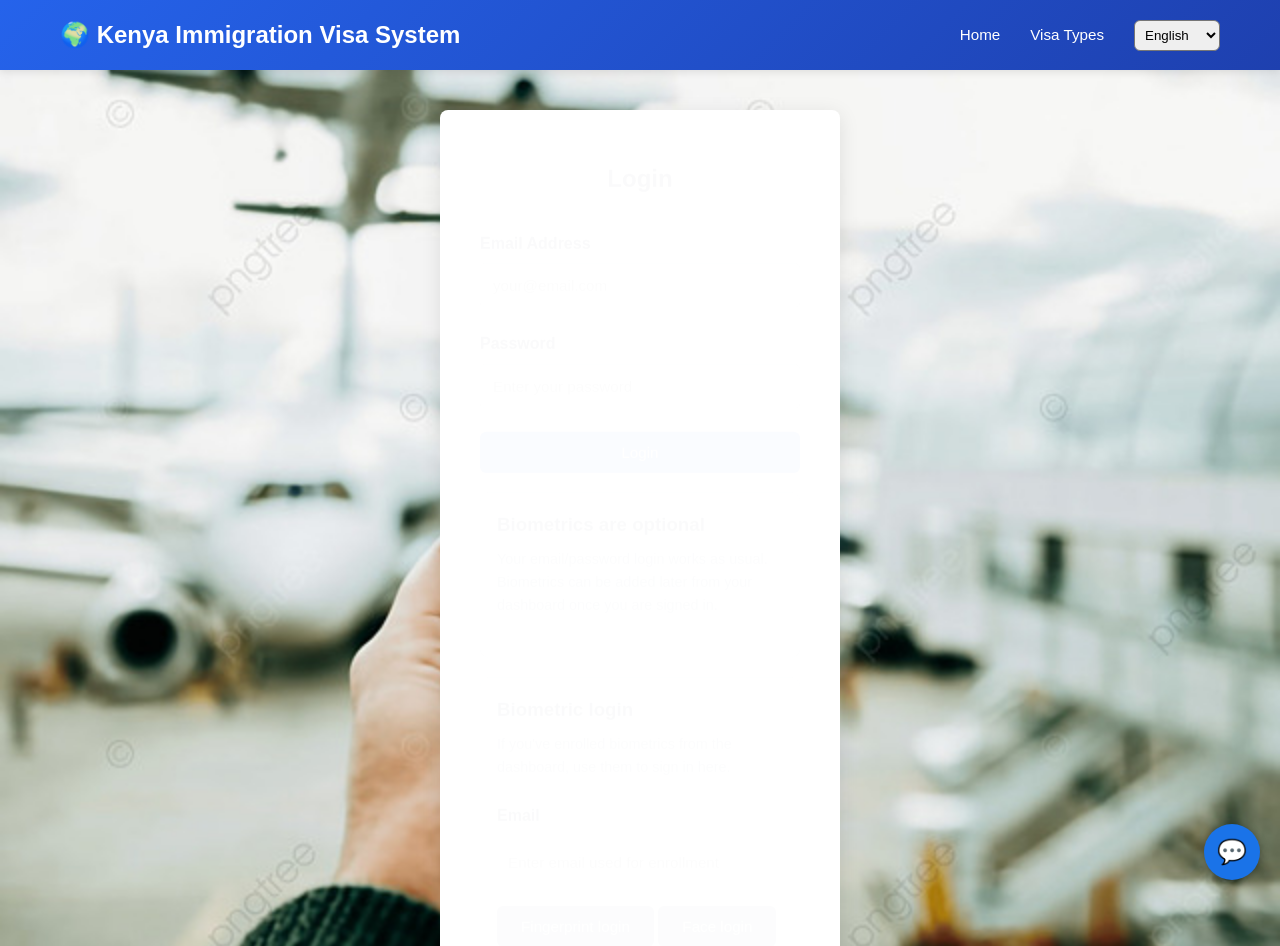
<file: Frontend/status.html>
<!DOCTYPE html>
<html lang="en">
<head>
    <meta charset="UTF-8">
    <meta name="viewport" content="width=device-width, initial-scale=1.0">
    <title>Application Status - Kenya Immigration Visa System</title>
    <link rel="stylesheet" href="style.css">
    <style>
        .payment-section {
            margin-top: 20px;
            padding: 16px;
            border: 1px solid #333;
            border-radius: 8px;
        }
        .payment-status-msg {
            margin-top: 10px;
            font-size: 14px;
        }
        .modal {
            position: fixed; top: 0; left: 0; width: 100%; height: 100%;
            background: rgba(0,0,0,0.6); display: none;
            align-items: center; justify-content: center; z-index: 1000;
        }
        .modal-content {
            background: #1e1e1e; color: #fff; padding: 24px; border-radius: 8px;
            width: 320px; display: flex; flex-direction: column; gap: 10px;
        }
        .modal-content input {
            padding: 8px; border-radius: 4px; border: 1px solid #444; background: #2a2a2a; color: #fff;
        }
        .modal-content button { padding: 8px; border-radius: 6px; border: none; cursor: pointer; }
        #pay-error { color: #f87171; font-size: 13px; min-height: 16px; }
    </style>
</head>
<body>
    <!-- Navigation Bar -->
    <nav class="navbar">
        <div class="container">
            <div class="navbar-brand">
                <h1>🌍 Immigration Visa System</h1>
            </div>
            <ul class="navbar-menu">
                <li><a href="dashboard.html" data-i18n="nav_dashboard">Dashboard</a></li>
                <li>
                    <select id="lang-switcher" style="padding:6px; border-radius:6px;">
                        <option value="en">English</option>
                        <option value="sw">Kiswahili</option>
                    </select>
                </li>
                <li><a href="#" onclick="handleLogout()" class="btn btn-secondary" data-i18n="nav_logout">Logout</a></li>
            </ul>
        </div>
    </nav>

    <!-- Application Status -->
    <div class="status-container">
        <div class="container">
                <a href="dashboard.html" class="back-link" data-i18n="back_to_dashboard">← Back to Dashboard</a>

                <div class="status-card">
                    <div class="status-header">
                        <h2><span data-i18n="application_status_heading_prefix">Application #</span><span id="app-id">-</span></h2>
                    </div>

                <!-- Status Timeline -->
                <div class="timeline-section">
                    <h3 data-i18n="timeline_title">Application Timeline</h3>
                    <div class="timeline">
                        <div class="timeline-item completed">
                            <div class="timeline-marker"></div>
                            <div class="timeline-content">
                                <h4 data-i18n="timeline_submitted">Submitted</h4>
                                <p id="submitted-date">-</p>
                            </div>
                        </div>

                        <div class="timeline-item" id="review-timeline">
                            <div class="timeline-marker"></div>
                            <div class="timeline-content">
                                <h4 data-i18n="timeline_under_review">Under Review</h4>
                                <p data-i18n="timeline_review_description">Your application is being reviewed by our team</p>
                            </div>
                        </div>

                        <div class="timeline-item" id="decision-timeline">
                            <div class="timeline-marker"></div>
                            <div class="timeline-content">
                                <h4 data-i18n="timeline_decision">Decision</h4>
                                <p data-i18n="timeline_decision_description">Waiting for final decision</p>
                            </div>
                        </div>
                    </div>
                </div>

                <!-- Application Details -->
                <div class="details-section">
                    <h3 data-i18n="details_title">Application Details</h3>
                    <div class="details-grid">
                        <div class="detail-item">
                            <label data-i18n="label_visa_type">Visa Type</label>
                            <p id="visa-type">-</p>
                        </div>
                        <div class="detail-item">
                            <label data-i18n="detail_label_application_id">Application ID</label>
                            <p id="app-id-detail">-</p>
                        </div>
                        <div class="detail-item">
                            <label data-i18n="th_status">Status</label>
                            <p id="status-detail">-</p>
                        </div>
                        <div class="detail-item">
                            <label data-i18n="th_submitted">Submitted Date</label>
                            <p id="submitted-detail">-</p>
                        </div>
                    </div>
                </div>

                <!-- Payment Section -->
                <div class="payment-section">
                    <h3 data-i18n="payment_section_title">Application Fee</h3>
                    <button class="btn btn-primary" onclick="openPaymentModal()" data-i18n="btn_pay_now">Pay Now (M-Pesa)</button>
                    <div id="payment-status-msg" class="payment-status-msg"></div>
                </div>

                <!-- Documents Section -->
                <div class="documents-section">
                    <h3 data-i18n="uploaded_documents_title">Uploaded Documents</h3>
                    <div class="documents-list" id="documents-list">
                        <p data-i18n="loading_documents">Loading documents...</p>
                    </div>
                </div>

                <!-- Messages Section -->
                <div class="messages-section">
                    <h3 data-i18n="messages_updates_title">Messages & Updates</h3>
                    <div class="messages-list" id="messages-list">
                        <p class="no-messages" data-i18n="no_messages_yet">No messages yet</p>
                    </div>
                </div>

                <!-- Actions -->
                <div class="status-actions">
                    <button class="btn btn-secondary" onclick="downloadStatusPDF()" data-i18n="btn_download_status_report">Download Status Report</button>
                    <button class="btn btn-secondary" onclick="contactSupport()" data-i18n="btn_contact_support">Contact Support</button>
                </div>
            </div>
        </div>
    </div>

    <!-- Payment Modal -->
    <div id="payment-modal" class="modal">
        <div class="modal-content">
            <h3>Pay Visa Application Fee</h3>
            <label>Amount (KES)</label>
            <input type="number" id="pay-amount" placeholder="e.g. 5000" />
            <label>M-Pesa Phone Number</label>
            <input type="text" id="pay-phone" placeholder="0712345678" />
            <div id="pay-error"></div>
            <button onclick="submitPayment()" style="background:#16a34a; color:#fff;">Send STK Push</button>
            <button onclick="closePaymentModal()" style="background:#444; color:#fff;">Cancel</button>
        </div>
    </div>

    <!-- Footer -->
    <footer class="footer">
        <div class="container">
            <p>&copy; 2026 Immigration Visa System. All rights reserved.</p>
        </div>
    </footer>

    <script src="i18n.js"></script>
    <script>
        const API_BASE = 'http://127.0.0.1:8000';

        function getToken() {
            return localStorage.getItem('token');
        }

        function getApplicationId() {
            const params = new URLSearchParams(window.location.search);
            return params.get('id');
        }

        function checkAuth() {
            const token = getToken();
            if (!token) {
                window.location.href = 'login.html';
                return;
            }
        }

        function authHeaders() {
            return {
                'Content-Type': 'application/json',
                'Authorization': `Bearer ${getToken()}`
            };
        }

        // Load application status
        function loadApplicationStatus() {
            const appId = getApplicationId();

            if (!appId) {
                alert('Invalid application ID');
                window.location.href = 'dashboard.html';
                return;
            }

            fetch(`${API_BASE}/api/applications/${appId}`, {
                method: 'GET',
                headers: authHeaders()
            })
            .then(response => {
                if (response.status === 401) {
                    handleLogout();
                    throw new Error('Session expired. Please log in again.');
                }
                if (!response.ok) {
                    throw new Error('Failed to load application');
                }
                return response.json();
            })
            .then(data => {
                displayApplicationStatus(data);
                loadApplicationDocuments(appId);
            })
            .catch(error => {
                console.error('Error:', error);
                alert('Error loading application status: ' + error.message);
            });
        }

        function displayApplicationStatus(app) {
            document.getElementById('app-id').textContent = app.id;
            document.getElementById('app-id-detail').textContent = app.id;
            document.getElementById('visa-type').textContent = app.visa_type_name || 'Unknown';
            document.getElementById('status-detail').textContent = app.status;
            document.getElementById('submitted-detail').textContent = new Date(app.submitted_at).toLocaleDateString();
            document.getElementById('submitted-date').textContent = new Date(app.submitted_at).toLocaleString();

            const statusBadge = document.getElementById('status-badge');
            const reviewTimeline = document.getElementById('review-timeline');
            const decisionTimeline = document.getElementById('decision-timeline');

            statusBadge.className = `status-badge status-${app.status.toLowerCase().replace(/\s+/g, '-')}`;
            statusBadge.textContent = app.status;

            if (app.status === 'Submitted' || app.status === 'Pending') {
                reviewTimeline.classList.add('active');
            } else if (app.status === 'Approved' || app.status === 'Rejected' || app.status === 'More Info') {
                reviewTimeline.classList.add('completed');
                decisionTimeline.classList.add('completed');
            }
        }

        function loadApplicationDocuments(appId) {
            fetch(`${API_BASE}/api/applications/${appId}/documents`, {
                method: 'GET',
                headers: authHeaders()
            })
            .then(response => {
                if (!response.ok) {
                    throw new Error('Failed to load documents');
                }
                return response.json();
            })
            .then(documents => {
                displayDocuments(documents);
            })
            .catch(error => {
                console.error('Error loading documents:', error);
                document.getElementById('documents-list').innerHTML = '<p>Error loading documents</p>';
            });
        }

        function displayDocuments(documents) {
            const list = document.getElementById('documents-list');

            if (!documents || documents.length === 0) {
                list.innerHTML = '<p>No documents uploaded</p>';
                return;
            }

            list.innerHTML = documents.map(doc => `
                <div class="document-item">
                    <div class="doc-info">
                        <h4>${doc.document_type}</h4>
                        <p><small>Status: ${doc.verified ? '✓ Verified' : 'Pending Verification'}</small></p>
                    </div>
                    <div class="doc-actions">
                        <button class="btn btn-small" onclick="downloadDocument(${doc.id})">Download</button>
                    </div>
                </div>
            `).join('');
        }

        // Documents are no longer served as plain static files, so downloading
        // requires an authenticated fetch -> blob -> temporary link, rather
        // than a plain <a href>.
        async function downloadDocument(docId) {
            try {
                const res = await fetch(`${API_BASE}/api/documents/${docId}/file`, {
                    headers: { 'Authorization': `Bearer ${getToken()}` }
                });
                if (!res.ok) {
                    alert('Could not download document.');
                    return;
                }
                const blob = await res.blob();
                const url = window.URL.createObjectURL(blob);
                const a = document.createElement('a');
                a.href = url;
                a.download = `document-${docId}`;
                document.body.appendChild(a);
                a.click();
                a.remove();
                window.URL.revokeObjectURL(url);
            } catch (err) {
                alert('Error downloading document.');
            }
        }

        // --- Payment ---

        function openPaymentModal() {
            document.getElementById('pay-error').textContent = '';
            document.getElementById('pay-amount').value = '';
            document.getElementById('pay-phone').value = '';
            document.getElementById('payment-modal').style.display = 'flex';
        }

        function closePaymentModal() {
            document.getElementById('payment-modal').style.display = 'none';
        }

        async function submitPayment() {
            const appId = getApplicationId();
            const amount = document.getElementById('pay-amount').value;
            const phone = document.getElementById('pay-phone').value;
            const errorEl = document.getElementById('pay-error');
            errorEl.textContent = '';

            if (!amount || !phone) {
                errorEl.textContent = 'Enter both amount and phone number.';
                return;
            }

            try {
                const res = await fetch(`${API_BASE}/api/applications/${appId}/pay`, {
                    method: 'POST',
                    headers: authHeaders(),
                    body: JSON.stringify({
                        application_id: parseInt(appId, 10),
                        amount: parseInt(amount, 10),
                        phone_number: phone
                    })
                });

                const data = await res.json();

                if (!res.ok) {
                    errorEl.textContent = data.detail || 'Payment request failed.';
                    return;
                }

                closePaymentModal();
                const statusMsg = document.getElementById('payment-status-msg');
                statusMsg.textContent = 'STK push sent — check your phone for the M-Pesa PIN prompt.';
                pollPaymentStatus(appId);
            } catch (err) {
                errorEl.textContent = 'Network error. Please try again.';
            }
        }

        function pollPaymentStatus(appId) {
            const statusMsg = document.getElementById('payment-status-msg');
            let attempts = 0;
            const maxAttempts = 20; // ~60 seconds at 3s intervals

            const interval = setInterval(async () => {
                attempts++;
                try {
                    const res = await fetch(`${API_BASE}/api/applications/${appId}/payments`, {
                        headers: authHeaders()
                    });
                    const paymentsData = await res.json();
                    const latest = paymentsData[paymentsData.length - 1];

                    if (latest) {
                        if (latest.status === 'Completed') {
                            statusMsg.textContent = '✅ Payment confirmed.';
                            clearInterval(interval);
                            return;
                        }
                        if (latest.status === 'Failed') {
                            statusMsg.textContent = '❌ Payment failed or was cancelled. Please try again.';
                            clearInterval(interval);
                            return;
                        }
                    }

                    if (attempts >= maxAttempts) {
                        statusMsg.textContent = 'Still pending — check back shortly, or try again.';
                        clearInterval(interval);
                    }
                } catch (err) {
                    // silent retry
                }
            }, 3000);
        }

        function downloadStatusPDF() {
            alert('Status report download feature coming soon!');
        }

        function contactSupport() {
            alert('Support contact: support@immigrationvisa.gov');
        }

        function handleLogout() {
            localStorage.removeItem('token');
            localStorage.removeItem('user');
            window.location.href = 'login.html';
        }

        // Initialize on page load
        window.addEventListener('load', () => {
            checkAuth();
            loadApplicationStatus();

            // Auto-refresh every 1 minute
            setInterval(loadApplicationStatus, 60000);
        });
    </script>
</body>
</html>
</file>
<file: Frontend/style.css>
/* Global Styles */
* {
    margin: 0;
    padding: 0;
    box-sizing: border-box;
}

:root {
    --primary-color: #2563eb;
    --secondary-color: #64748b;
    --success-color: #10b981;
    --warning-color: #f59e0b;
    --danger-color: #ef4444;
    --light-bg: #f8fafc;
    --border-color: #e2e8f0;
    --text-dark: #1e293b;
    --text-light: #64748b;
}

html, body {
    font-family: 'Segoe UI', Tahoma, Geneva, Verdana, sans-serif;
    color: var(--text-dark);
    background-color: #ffffff;
    line-height: 1.6;
}

.container {
    max-width: 1200px;
    margin: 0 auto;
    padding: 0 20px;
}

/* Navigation Bar */
.navbar {
    background: linear-gradient(135deg, var(--primary-color), #1e40af);
    color: white;
    padding: 1rem 0;
    box-shadow: 0 2px 8px rgba(0, 0, 0, 0.1);
    position: sticky;
    top: 0;
    z-index: 100;
}

.navbar .container {
    display: flex;
    justify-content: space-between;
    align-items: center;
}

.navbar-brand h1 {
    font-size: 1.5rem;
    font-weight: bold;
}

.navbar-menu {
    display: flex;
    list-style: none;
    gap: 30px;
    align-items: center;
}

.navbar-menu a {
    color: white;
    text-decoration: none;
    font-size: 0.95rem;
    transition: opacity 0.3s;
}

.navbar-menu a:hover {
    opacity: 0.8;
}

.navbar-menu li {
    color: white;
}

/* Buttons */
.btn {
    display: inline-block;
    padding: 0.75rem 1.5rem;
    border: none;
    border-radius: 6px;
    font-size: 0.95rem;
    cursor: pointer;
    text-decoration: none;
    transition: all 0.3s ease;
    font-weight: 500;
}

.btn-primary {
    background-color: var(--primary-color);
    color: white;
}

.btn-primary:hover {
    background-color: #1d4ed8;
    transform: translateY(-2px);
    box-shadow: 0 4px 12px rgba(37, 99, 235, 0.3);
}

.btn-secondary {
    background-color: var(--secondary-color);
    color: white;
}

.btn-secondary:hover {
    background-color: #475569;
}

.btn-large {
    padding: 1rem 2rem;
    font-size: 1.1rem;
}

.btn-small {
    padding: 0.5rem 1rem;
    font-size: 0.85rem;
}

.btn-block {
    width: 100%;
}

/* Hero Section */
.hero {
    background: linear-gradient(135deg, var(--primary-color), #1e40af);
    color: white;
    padding: 100px 0;
    text-align: center;
}

.hero-content h2 {
    font-size: 2.5rem;
    margin-bottom: 1rem;
    font-weight: bold;
}

.hero-content p {
    font-size: 1.25rem;
    margin-bottom: 2rem;
    opacity: 0.9;
}

/* Sections */
section {
    padding: 60px 0;
}

section h2 {
    font-size: 2rem;
    margin-bottom: 3rem;
    text-align: center;
    color: var(--text-dark);
}

/* Visa Types Section */
.visa-types {
    background-color: var(--light-bg);
}

.visa-grid {
    display: grid;
    grid-template-columns: repeat(auto-fit, minmax(250px, 1fr));
    gap: 30px;
}

.visa-card {
    background: white;
    padding: 30px;
    border-radius: 8px;
    box-shadow: 0 2px 8px rgba(0, 0, 0, 0.1);
    transition: transform 0.3s, box-shadow 0.3s;
}

.visa-card:hover {
    transform: translateY(-5px);
    box-shadow: 0 8px 20px rgba(0, 0, 0, 0.15);
}

.visa-card h3 {
    font-size: 1.3rem;
    margin-bottom: 1rem;
    color: var(--primary-color);
}

.visa-card p {
    color: var(--text-light);
    margin-bottom: 1.5rem;
}

.visa-card ul {
    list-style: none;
    padding: 0;
}

.visa-card li {
    padding: 0.5rem 0;
    padding-left: 1.5rem;
    position: relative;
    color: var(--text-light);
}

.visa-card li:before {
    content: "✓";
    position: absolute;
    left: 0;
    color: var(--success-color);
    font-weight: bold;
}

/* About Section */
.about {
    background-color: white;
}

.about-content p {
    font-size: 1.1rem;
    color: var(--text-light);
    margin-bottom: 2rem;
    text-align: center;
    max-width: 800px;
    margin-left: auto;
    margin-right: auto;
}

.features {
    display: grid;
    grid-template-columns: repeat(auto-fit, minmax(250px, 1fr));
    gap: 30px;
    margin-top: 3rem;
}

.feature {
    text-align: center;
    padding: 20px;
}

.feature h4 {
    font-size: 1.2rem;
    margin-bottom: 0.5rem;
    color: var(--text-dark);
}

.feature p {
    color: var(--text-light);
    font-size: 0.95rem;
}

/* Auth Container */
.auth-container {
    display: flex;
    justify-content: center;
    align-items: center;
    min-height: calc(100vh - 200px);
    padding: 40px 20px;
}

.auth-wrapper {
    width: 100%;
    max-width: 400px;
    background: white;
    padding: 40px;
    border-radius: 8px;
    box-shadow: 0 4px 20px rgba(0, 0, 0, 0.1);
}

.auth-form {
    display: none;
}

.auth-form.active {
    display: block;
    animation: fadeIn 0.3s ease-in;
}

@keyframes fadeIn {
    from {
        opacity: 0;
        transform: translateY(10px);
    }
    to {
        opacity: 1;
        transform: translateY(0);
    }
}

.auth-form h2 {
    text-align: center;
    margin-bottom: 2rem;
    color: var(--text-dark);
}

.toggle-text {
    text-align: center;
    margin-top: 1.5rem;
    color: var(--text-light);
    font-size: 0.9rem;
}

.toggle-text a {
    color: var(--primary-color);
    text-decoration: none;
    font-weight: 600;
    cursor: pointer;
}

.toggle-text a:hover {
    text-decoration: underline;
}

/* Form Styles */
.form-group {
    margin-bottom: 1.5rem;
}

.form-group label {
    display: block;
    margin-bottom: 0.5rem;
    font-weight: 600;
    color: var(--text-dark);
}

.form-group input,
.form-group select,
.form-group textarea {
    width: 100%;
    padding: 0.75rem;
    border: 1px solid var(--border-color);
    border-radius: 4px;
    font-size: 0.95rem;
    font-family: inherit;
    transition: border-color 0.3s;
}

.form-group input:focus,
.form-group select:focus,
.form-group textarea:focus {
    outline: none;
    border-color: var(--primary-color);
    box-shadow: 0 0 0 3px rgba(37, 99, 235, 0.1);
}

.form-group small {
    display: block;
    margin-top: 0.25rem;
    color: var(--text-light);
    font-size: 0.85rem;
}

/* Form Container */
.form-container {
    background-color: var(--light-bg);
    padding: 40px 0;
    min-height: calc(100vh - 200px);
}

.form-wrapper {
    background: white;
    padding: 40px;
    border-radius: 8px;
    box-shadow: 0 2px 8px rgba(0, 0, 0, 0.1);
}

.form-wrapper h2 {
    margin-bottom: 2rem;
    text-align: center;
}

.form-section {
    margin-bottom: 2rem;
    padding-bottom: 2rem;
    border-bottom: 1px solid var(--border-color);
}

.form-section:last-of-type {
    border-bottom: none;
}

.form-section h3 {
    font-size: 1.2rem;
    margin-bottom: 0.5rem;
    color: var(--text-dark);
}

.form-help {
    font-size: 0.9rem;
    color: var(--text-light);
    margin-bottom: 1.5rem;
}

.form-actions {
    display: flex;
    gap: 1rem;
    justify-content: center;
    margin-top: 2rem;
}

.form-actions .btn {
    flex: 1;
    max-width: 200px;
}

/* Checkbox and Radio Styles */
.checkbox-group {
    margin-top: 1.5rem;
}

.checkbox-group label {
    display: flex;
    align-items: center;
    margin-bottom: 1rem;
    font-weight: normal;
    cursor: pointer;
}

.checkbox-group input[type="checkbox"] {
    width: auto;
    margin-right: 1rem;
    cursor: pointer;
}

.checkbox-item {
    display: flex;
    align-items: center;
    padding: 0.5rem 0;
    font-weight: normal;
}

.checkbox-item input {
    width: auto;
    margin-right: 0.75rem;
}

/* Upload Fields */
.upload-fields {
    display: grid;
    grid-template-columns: repeat(auto-fit, minmax(300px, 1fr));
    gap: 2rem;
}

.document-list {
    display: grid;
    grid-template-columns: repeat(auto-fit, minmax(250px, 1fr));
    gap: 1.5rem;
}

/* Dashboard Styles */
.dashboard-container {
    background-color: var(--light-bg);
    padding: 40px 0;
    min-height: calc(100vh - 200px);
}

.stats-grid {
    display: grid;
    grid-template-columns: repeat(auto-fit, minmax(200px, 1fr));
    gap: 20px;
    margin-bottom: 40px;
}

.stat-card {
    background: white;
    padding: 25px;
    border-radius: 8px;
    box-shadow: 0 2px 8px rgba(0, 0, 0, 0.1);
    text-align: center;
}

.stat-card h3 {
    font-size: 0.95rem;
    color: var(--text-light);
    margin-bottom: 1rem;
    text-transform: uppercase;
}

.stat-number {
    font-size: 2.5rem;
    font-weight: bold;
    color: var(--primary-color);
}

.stat-number.pending {
    color: var(--warning-color);
}

.stat-number.approved {
    color: var(--success-color);
}

.stat-number.rejected {
    color: var(--danger-color);
}

/* Applications Section */
.applications-section {
    background: white;
    padding: 30px;
    border-radius: 8px;
    box-shadow: 0 2px 8px rgba(0, 0, 0, 0.1);
}

.section-header {
    display: flex;
    justify-content: space-between;
    align-items: center;
    margin-bottom: 2rem;
}

.section-header h3 {
    font-size: 1.3rem;
    margin: 0;
}

.applications-table {
    width: 100%;
    border-collapse: collapse;
}

.applications-table thead {
    background-color: var(--light-bg);
}

.applications-table th {
    padding: 1rem;
    text-align: left;
    font-weight: 600;
    color: var(--text-dark);
    border-bottom: 2px solid var(--border-color);
}

.applications-table td {
    padding: 1rem;
    border-bottom: 1px solid var(--border-color);
}

.applications-table tbody tr:hover {
    background-color: var(--light-bg);
}

.text-center {
    text-align: center;
}

/* Status Badge */
.status-badge {
    display: inline-block;
    padding: 0.4rem 0.8rem;
    border-radius: 20px;
    font-size: 0.85rem;
    font-weight: 600;
    text-transform: uppercase;
}

.status-submitted,
.status-pending {
    background-color: #dbeafe;
    color: #1e40af;
}

.status-approved {
    background-color: #dcfce7;
    color: #166534;
}

.status-rejected {
    background-color: #fee2e2;
    color: #991b1b;
}

.status-more-info {
    background-color: #fef3c7;
    color: #92400e;
}

/* Status Container */
.status-container {
    background-color: var(--light-bg);
    padding: 40px 0;
    min-height: calc(100vh - 200px);
}

.back-link {
    display: inline-block;
    margin-bottom: 2rem;
    color: var(--primary-color);
    text-decoration: none;
    font-weight: 600;
    transition: opacity 0.3s;
}

.back-link:hover {
    opacity: 0.8;
}

.status-card {
    background: white;
    padding: 40px;
    border-radius: 8px;
    box-shadow: 0 2px 8px rgba(0, 0, 0, 0.1);
}

.status-header {
    display: flex;
    justify-content: space-between;
    align-items: center;
    margin-bottom: 2rem;
    padding-bottom: 2rem;
    border-bottom: 2px solid var(--border-color);
}

.status-header h2 {
    margin: 0;
    color: var(--text-dark);
}

/* Timeline */
.timeline-section {
    margin-bottom: 3rem;
}

.timeline-section h3 {
    margin-bottom: 2rem;
    color: var(--text-dark);
}

.timeline {
    position: relative;
    padding: 2rem 0;
}

.timeline:before {
    content: '';
    position: absolute;
    left: 20px;
    top: 0;
    bottom: 0;
    width: 2px;
    background-color: var(--border-color);
}

.timeline-item {
    position: relative;
    margin-bottom: 2rem;
    padding-left: 80px;
    opacity: 0.6;
}

.timeline-item.active,
.timeline-item.completed {
    opacity: 1;
}

.timeline-marker {
    position: absolute;
    left: -10px;
    top: 5px;
    width: 40px;
    height: 40px;
    border-radius: 50%;
    background-color: var(--border-color);
    border: 3px solid white;
}

.timeline-item.active .timeline-marker {
    background-color: var(--primary-color);
}

.timeline-item.completed .timeline-marker {
    background-color: var(--success-color);
}

.timeline-content h4 {
    font-size: 1.1rem;
    margin-bottom: 0.5rem;
}

.timeline-content p {
    color: var(--text-light);
    margin: 0;
}

/* Details Section */
.details-section {
    margin-bottom: 3rem;
}

.details-section h3 {
    margin-bottom: 2rem;
    color: var(--text-dark);
}

.details-grid {
    display: grid;
    grid-template-columns: repeat(auto-fit, minmax(220px, 1fr));
    gap: 2rem;
}

.detail-item label {
    display: block;
    font-weight: 600;
    color: var(--text-light);
    font-size: 0.9rem;
    text-transform: uppercase;
    margin-bottom: 0.5rem;
}

.detail-item p {
    color: var(--text-dark);
    font-size: 1.1rem;
    margin: 0;
}

/* Documents Section */
.documents-section {
    margin-bottom: 3rem;
}

.documents-section h3 {
    margin-bottom: 1.5rem;
    color: var(--text-dark);
}

.documents-list {
    display: grid;
    grid-template-columns: repeat(auto-fit, minmax(300px, 1fr));
    gap: 1.5rem;
}

.document-item {
    background-color: var(--light-bg);
    padding: 1.5rem;
    border-radius: 6px;
    display: flex;
    justify-content: space-between;
    align-items: center;
    border-left: 4px solid var(--primary-color);
}

.doc-info h4 {
    margin: 0 0 0.5rem 0;
    color: var(--text-dark);
}

.doc-info p {
    margin: 0;
    color: var(--success-color);
    font-weight: 600;
}

.doc-actions {
    margin-left: 1rem;
}

/* Messages Section */
.messages-section {
    margin-bottom: 2rem;
}

.messages-section h3 {
    margin-bottom: 1.5rem;
    color: var(--text-dark);
}

.messages-list {
    max-height: 300px;
    overflow-y: auto;
}

.no-messages {
    text-align: center;
    color: var(--text-light);
    padding: 2rem;
}

/* Status Actions */
.status-actions {
    display: flex;
    gap: 1rem;
    justify-content: center;
    padding-top: 2rem;
    border-top: 1px solid var(--border-color);
    margin-top: 2rem;
}

/* Footer */
.footer {
    background-color: var(--text-dark);
    color: white;
    text-align: center;
    padding: 2rem 0;
    margin-top: 4rem;
}

.footer-links {
    margin-top: 1rem;
}

.footer-links a {
    color: white;
    text-decoration: none;
    margin: 0 1rem;
    transition: opacity 0.3s;
}

.footer-links a:hover {
    opacity: 0.8;
}

/* Responsive Design */
@media (max-width: 768px) {
    .navbar-menu {
        gap: 15px;
        font-size: 0.85rem;
    }

    .navbar-brand h1 {
        font-size: 1.2rem;
    }

    .hero-content h2 {
        font-size: 1.8rem;
    }

    .hero-content p {
        font-size: 1rem;
    }

    .visa-grid {
        grid-template-columns: 1fr;
    }

    .features {
        grid-template-columns: 1fr;
    }

    section {
        padding: 40px 0;
    }

    section h2 {
        font-size: 1.5rem;
        margin-bottom: 2rem;
    }

    .form-wrapper {
        padding: 20px;
    }

    .status-header {
        flex-direction: column;
        align-items: flex-start;
    }

    .status-header .status-badge {
        margin-top: 1rem;
    }

    .details-grid {
        grid-template-columns: 1fr;
    }

    .applications-table {
        font-size: 0.85rem;
    }

    .applications-table th,
    .applications-table td {
        padding: 0.75rem 0.5rem;
    }

    .status-actions {
        flex-direction: column;
    }

    .form-actions {
        flex-direction: column;
    }

    .form-actions .btn {
        max-width: 100%;
    }
}

@media (max-width: 480px) {
    .navbar-menu {
        gap: 10px;
        flex-wrap: wrap;
    }

    .container {
        padding: 0 15px;
    }

    .hero {
        padding: 50px 0;
    }

    .hero-content h2 {
        font-size: 1.5rem;
    }

    .hero-content p {
        font-size: 0.9rem;
    }

    .stats-grid {
        grid-template-columns: 1fr;
    }

    .section-header {
        flex-direction: column;
        gap: 1rem;
    }

    .section-header .btn {
        width: 100%;
    }

    .timeline-item {
        padding-left: 60px;
    }

    .timeline:before {
        left: 15px;
    }

    .timeline-marker {
        width: 30px;
        height: 30px;
        left: -5px;
    }
}
/* Hero flex layout with image */
.hero-flex {
    display: flex;
    align-items: center;
    justify-content: space-between;
    gap: 3rem;
    text-align: left;
}

.hero-flex .hero-content {
    flex: 1;
}

.hero-image {
    flex: 1;
    display: flex;
    justify-content: center;
}

.hero-image img {
    max-width: 100%;
    border-radius: 12px;
    box-shadow: 0 10px 30px rgba(0, 0, 0, 0.25);
}

@media (max-width: 768px) {
    .hero-flex {
        flex-direction: column;
        text-align: center;
    }
}

/* Subtle polish */
.navbar-brand h1 {
    display: flex;
    align-items: center;
    gap: 0.5rem;
}

.visa-card h3 {
    display: flex;
    align-items: center;
    gap: 0.5rem;
}
/* Page background image */
body.page-login,
body.page-dashboard {
    background-image: url('background.jpg');
    background-size: cover;
    background-position: center;
    background-attachment: fixed;
    background-repeat: no-repeat;
}

/* Let the background show through on the dashboard instead of a flat color */
.page-dashboard .dashboard-container {
    background-color: rgba(248, 250, 252, 0.85);
}

/* Homepage hero: background photo with a tinted overlay so text stays readable */
.page-index .hero {
    background: linear-gradient(135deg, rgba(37, 99, 235, 0.85), rgba(30, 64, 175, 0.85)),
                url('background.jpg');
    background-size: cover;
    background-position: center;
}
</file>
